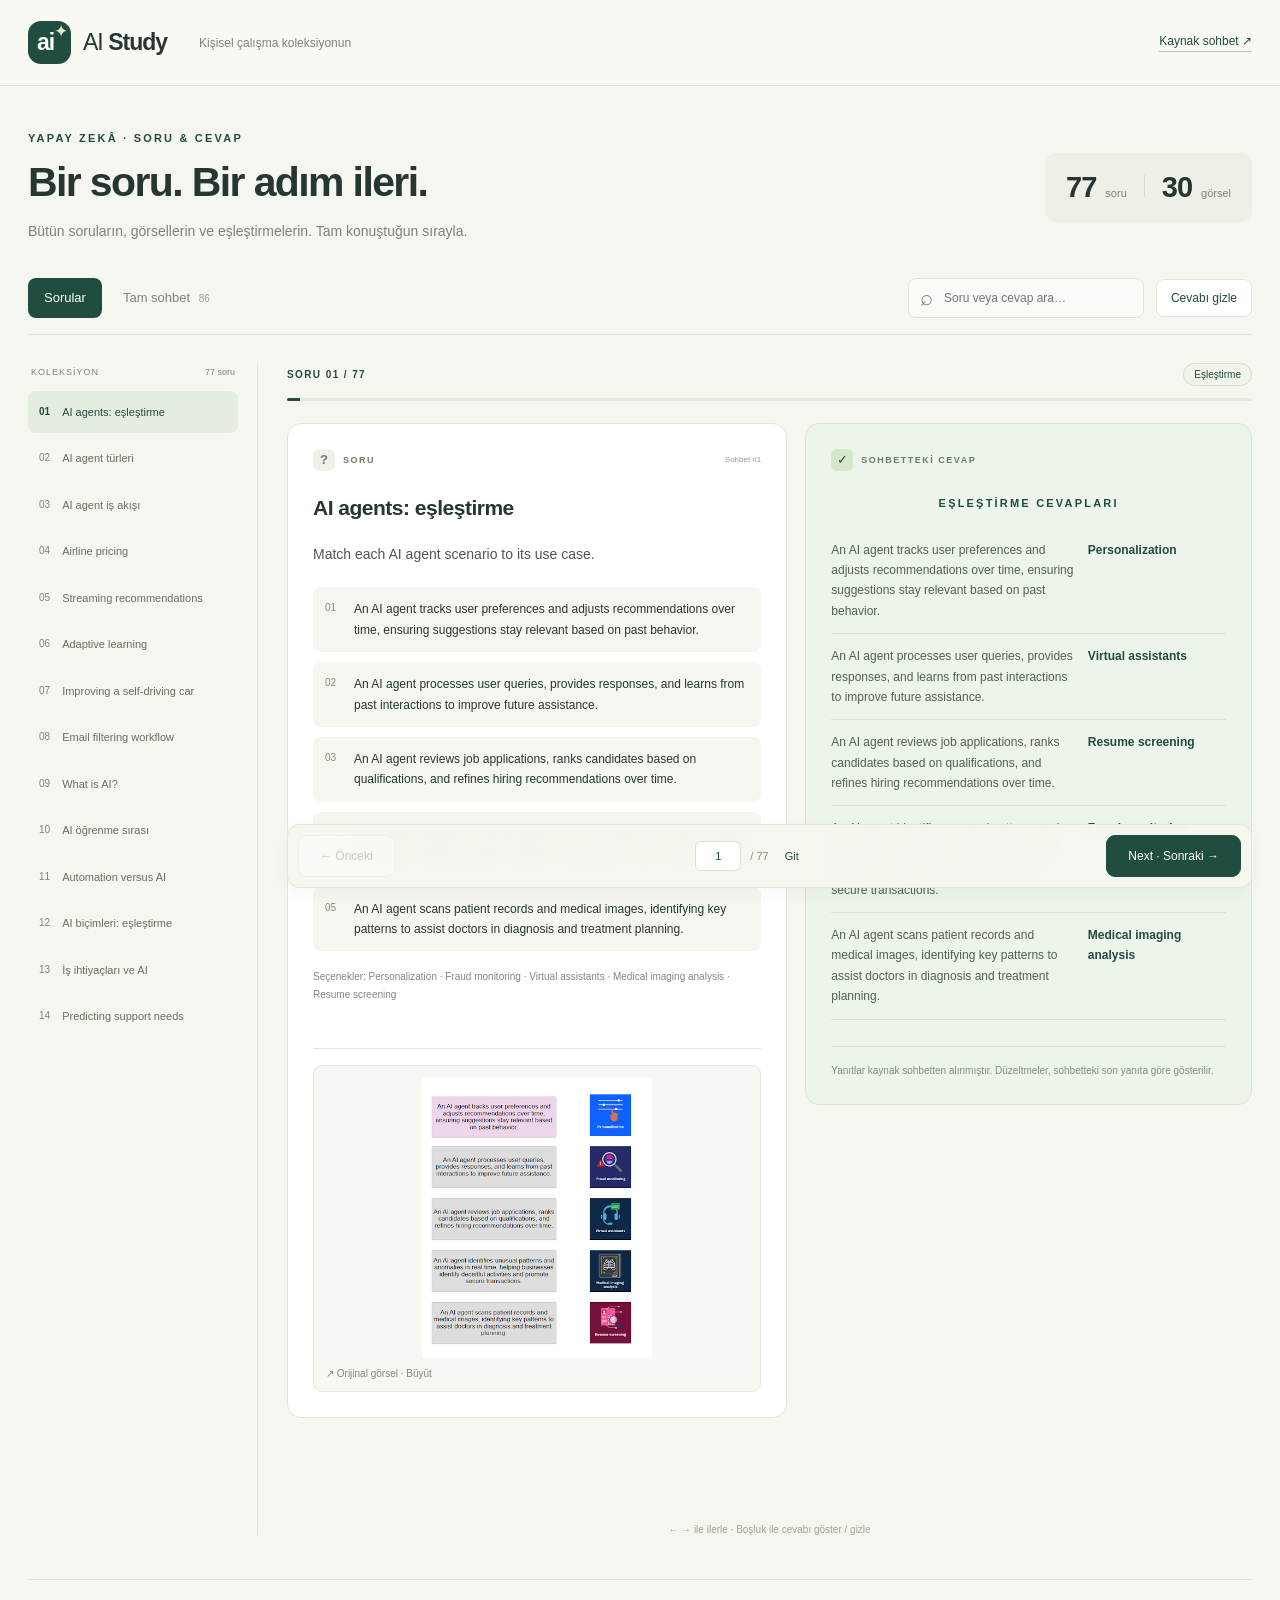
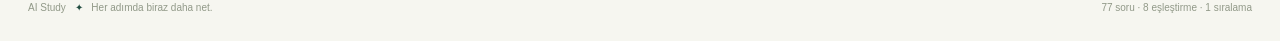
<file: index.html>
<!doctype html>
<html lang="tr">
<head>
  <meta charset="utf-8"><meta name="viewport" content="width=device-width,initial-scale=1">
  <meta name="description" content="Sohbet sırasıyla, görselleri ve cevaplarıyla 77 yapay zekâ sorusu.">
  <meta name="theme-color" content="#214c40"><title>AI Study — Soru & Cevap</title>
  <link rel="icon" href="favicon.svg" type="image/svg+xml"><link rel="stylesheet" href="style.css">
  <script src="data.js" defer></script><script src="app.js" defer></script>
</head>
<body>
  <header class="topbar"><a class="brand" href="#1"><span class="brand-icon">ai<span>✦</span></span><span>AI <strong>Study</strong></span></a><span class="top-caption">Kişisel çalışma koleksiyonun</span><a class="source-link" href="https://share.gemini.google/t3WIXPAvfga1" target="_blank" rel="noopener">Kaynak sohbet ↗</a></header>
  <main>
    <section class="intro"><div><p class="eyebrow">YAPAY ZEKÂ · SORU & CEVAP</p><h1>Bir soru. Bir adım ileri.</h1><p class="lead">Bütün soruların, görsellerin ve eşleştirmelerin. Tam konuştuğun sırayla.</p></div><div class="collection-stats"><strong id="total">77</strong><span>soru</span><span class="stat-divider"></span><strong>30</strong><span>görsel</span></div></section>
    <section class="toolbar" aria-label="Çalışma araçları"><div class="tabs"><button id="studyTab" class="active" aria-pressed="true">Sorular</button><button id="archiveTab" aria-pressed="false">Tam sohbet <span>86</span></button></div><div class="tools"><label class="search"><span aria-hidden="true">⌕</span><input id="search" type="search" placeholder="Soru veya cevap ara…" aria-label="Soru veya cevap ara"></label><button id="toggleAnswer" class="quiet" aria-pressed="false">Cevabı gizle</button></div></section>
    <div class="workspace"><aside><div class="list-heading"><span>KOLEKSİYON</span><span id="resultCount">77 soru</span></div><nav id="questionList" aria-label="Soru listesi"></nav></aside>
      <div class="study-area"><div class="progress-row"><span id="position">SORU 01 / 77</span><span id="type" class="badge">Eşleştirme</span></div><div class="progress-track"><div id="progressBar"></div></div>
        <section id="empty" hidden><h2>Sonuç bulunamadı.</h2><p>Başka bir kelimeyle aramayı dene.</p></section>
        <div id="cardLayout" class="card-layout"><article class="question-card"><div class="card-label"><span class="number-icon">?</span><span>SORU</span><span id="sourceOrder"></span></div><h2 id="questionTitle" tabindex="-1"></h2><div id="questionText" class="question-text" lang="en"></div><div id="questionItems"></div><ol id="options" class="options" lang="en"></ol><div id="images" class="images"></div></article>
          <article class="answer-card"><div class="card-label"><span class="answer-icon">✓</span><span>SOHBETTEKİ CEVAP</span></div><div id="answerContent" class="answer-content" lang="en"></div><div id="hiddenAnswer" hidden><p>Önce kendin düşün.</p><button id="revealAnswer">Cevabı göster</button></div><div id="correction"></div><details id="original"><summary>İlk yanıtı ve düzeltme notunu gör</summary><div id="originalContent"></div></details><p class="answer-footnote">Yanıtlar kaynak sohbetten alınmıştır. Düzeltmeler, sohbetteki son yanıta göre gösterilir.</p></article></div>
        <div class="navigation"><button id="prev" class="secondary">← Önceki</button><div class="jump"><input id="jump" type="number" min="1" value="1" aria-label="Soru numarasına git"><span id="jumpTotal">/ 77</span><button id="go" aria-label="Girilen numaraya git">Git</button></div><button id="next" class="primary">Next · Sonraki →</button></div><p id="completion" class="completion" hidden>Son soruya ulaştın. Koleksiyonun tamamını gezdin. ✦</p><p class="keyboard-tip">← → ile ilerle · Boşluk ile cevabı göster / gizle</p>
      </div></div>
    <footer><span>AI Study <span class="footer-dot">✦</span> Her adımda biraz daha net.</span><span id="footerStats">77 soru · 8 eşleştirme · 1 sıralama</span></footer>
  </main>
  <dialog id="imageDialog"><button id="closeImage" aria-label="Görseli kapat">×</button><img id="largeImage" alt="Sorunun orijinal görseli"><p>Orijinal soru görseli</p></dialog>
  <noscript>Bu siteyi kullanabilmek için tarayıcında JavaScript’i etkinleştir.</noscript>
</body></html>
</file>
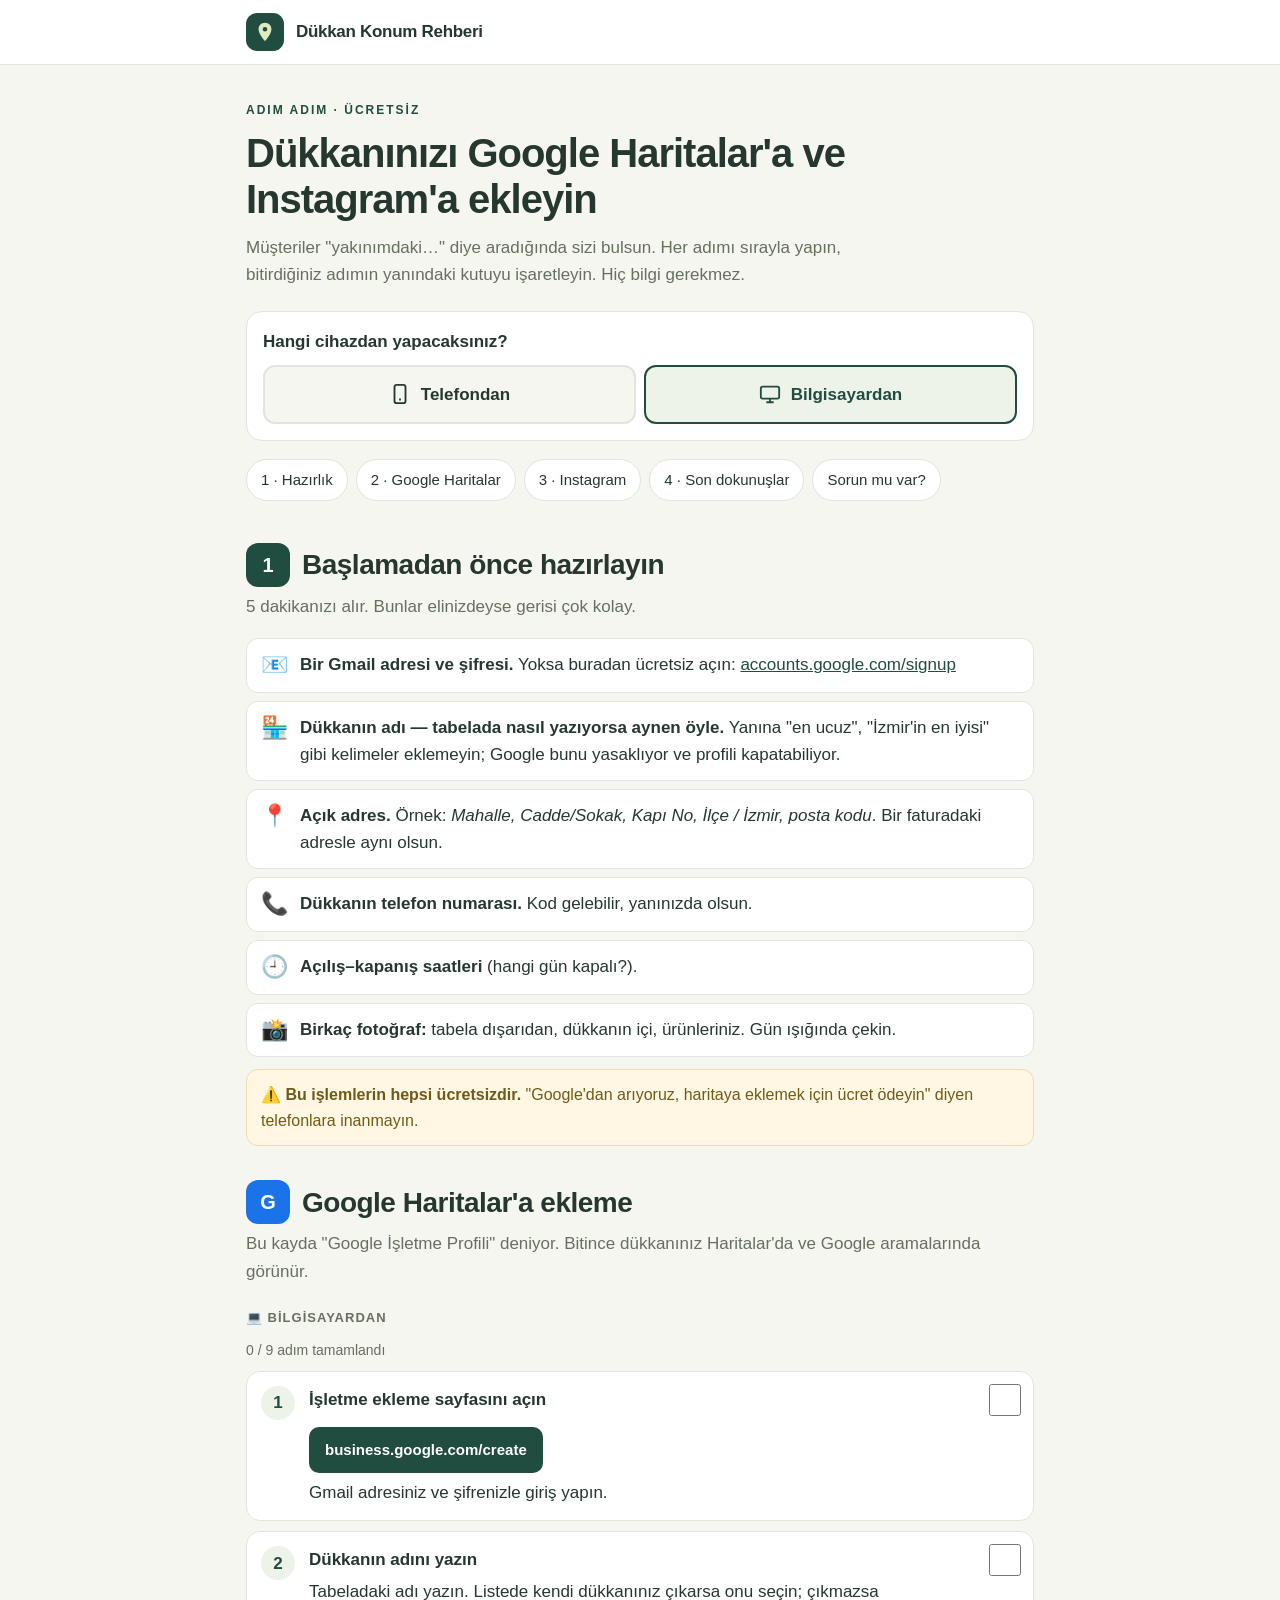
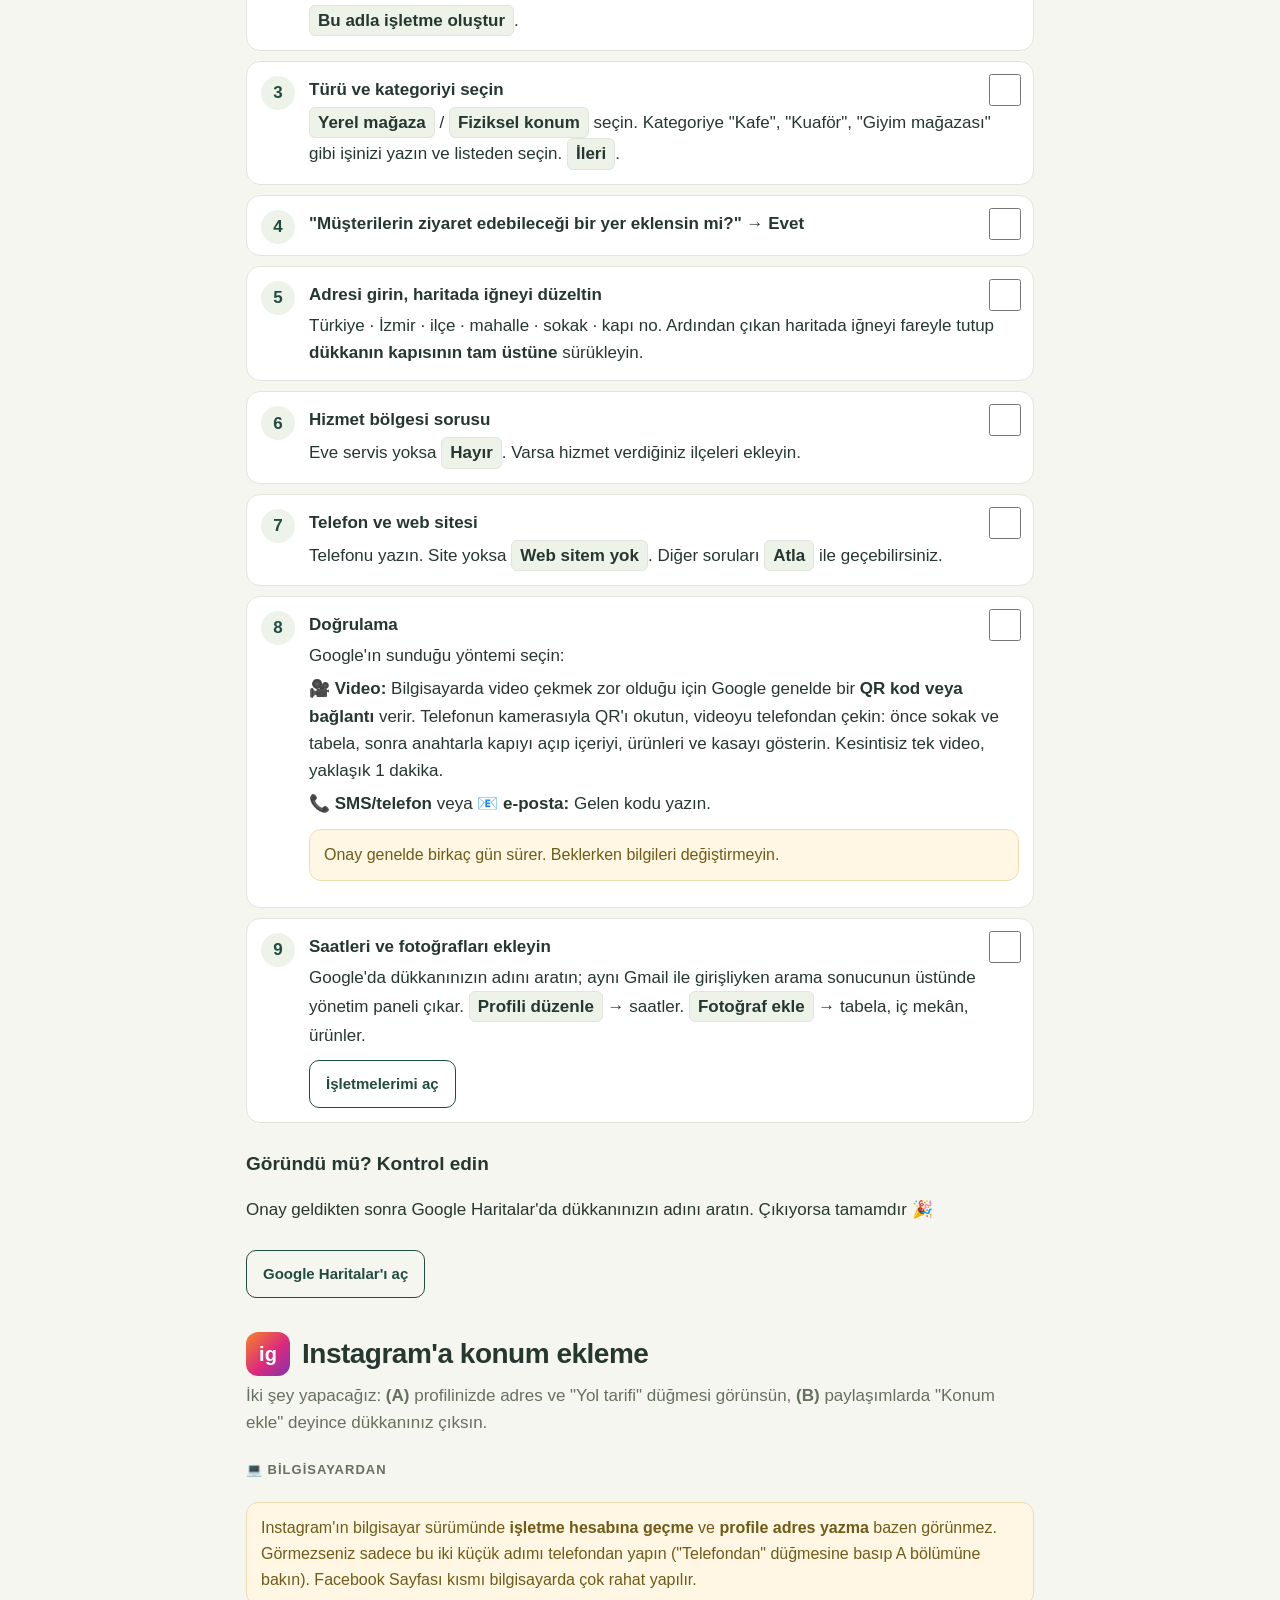
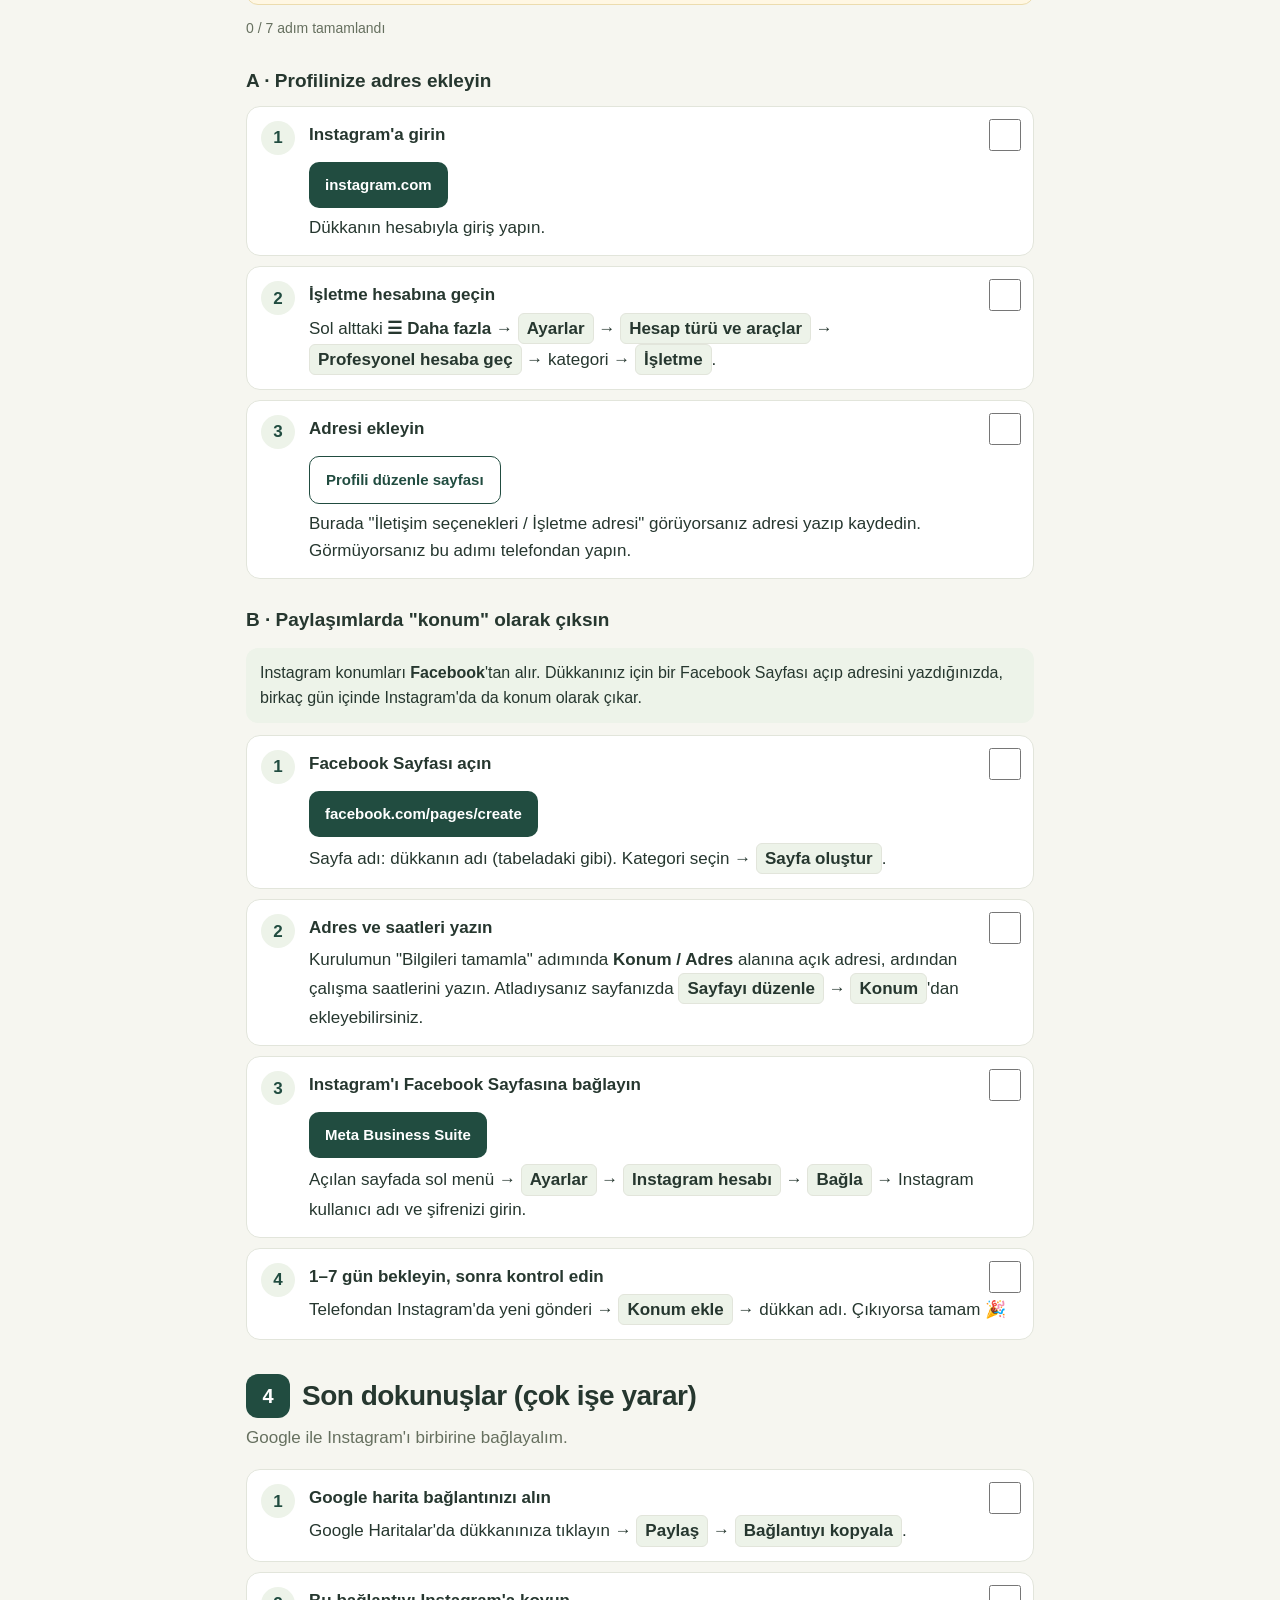
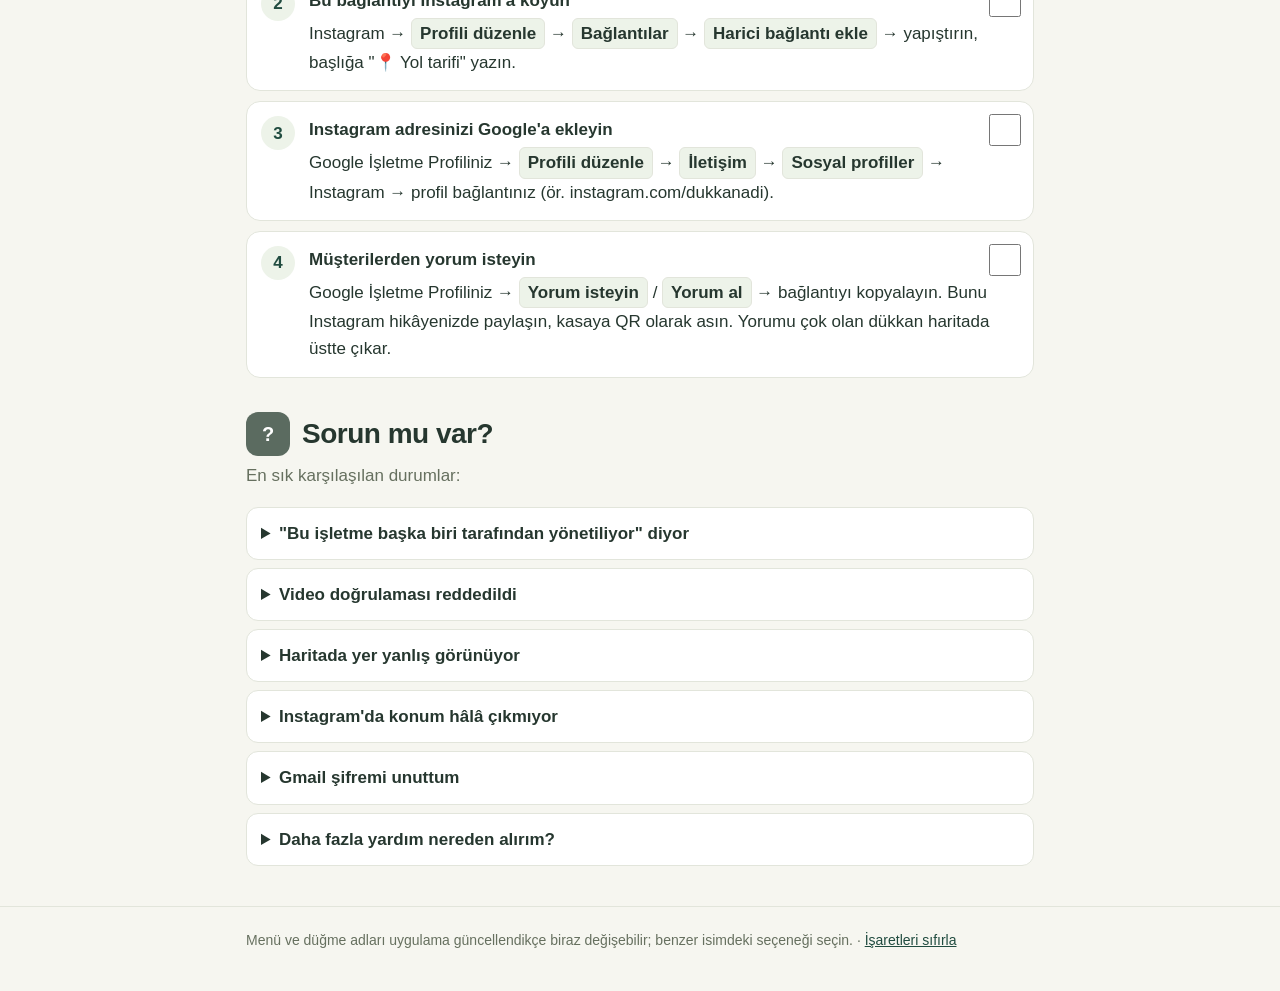
<file: harita-rehberi/index.html>
<!doctype html>
<html lang="tr">
<head>
<meta charset="utf-8">
<meta name="viewport" content="width=device-width,initial-scale=1">
<meta name="description" content="Dükkanınızı Google Haritalar'a ve Instagram'a adım adım ekleyin. Telefon ve bilgisayar için ayrı anlatım.">
<title>Dükkan Konum Rehberi</title>
<link rel="icon" href="data:image/svg+xml,%3Csvg xmlns='http://www.w3.org/2000/svg' viewBox='0 0 64 64'%3E%3Crect width='64' height='64' rx='18' fill='%23214c40'/%3E%3Cpath d='M32 12c-8 0-14 6-14 14 0 10 14 26 14 26s14-16 14-26c0-8-6-14-14-14zm0 19a5 5 0 110-10 5 5 0 010 10z' fill='%23ddecbd'/%3E%3C/svg%3E">
<style>
:root{
  --bg:#f6f6f0;--paper:#fff;--ink:#26372f;--muted:#66705f;--line:#e2e5db;
  --green:#214c40;--green-2:#30614f;--soft:#edf3e9;--lime:#ddecbd;
  --warn-bg:#fff7e3;--warn-line:#ecdcae;--warn-ink:#6f5b17;
  --google:#1a73e8;--insta:#c13584;--on-accent:#fff;
}
@media (prefers-color-scheme:dark){
  :root:not([data-theme="light"]){
    --bg:#131a17;--paper:#1b2420;--ink:#e6ece7;--muted:#a3ada4;--line:#2d3833;
    --green:#8fc9a8;--green-2:#a9d9bd;--soft:#1f2c26;--lime:#2b3b22;
    --warn-bg:#2b2615;--warn-line:#4a4122;--warn-ink:#e8d79c;
    --google:#8ab4f8;--insta:#f08bc3;--on-accent:#10241b;
  }
}
:root[data-theme="dark"]{
  --bg:#131a17;--paper:#1b2420;--ink:#e6ece7;--muted:#a3ada4;--line:#2d3833;
  --green:#8fc9a8;--green-2:#a9d9bd;--soft:#1f2c26;--lime:#2b3b22;
  --warn-bg:#2b2615;--warn-line:#4a4122;--warn-ink:#e8d79c;
  --google:#8ab4f8;--insta:#f08bc3;--on-accent:#10241b;
}
*{box-sizing:border-box}
html{scroll-behavior:smooth}
body{margin:0;background:var(--bg);color:var(--ink);font-family:Inter,"Segoe UI",Roboto,Arial,sans-serif;font-size:17px;line-height:1.6}
a{color:var(--green)}
a:focus-visible,button:focus-visible,input:focus-visible,summary:focus-visible{outline:3px solid var(--green);outline-offset:3px}
.wrap{max-width:820px;margin:0 auto;padding:0 16px}
header.top{border-bottom:1px solid var(--line);background:var(--paper)}
header.top .wrap{display:flex;align-items:center;gap:12px;min-height:64px}
.logo{display:grid;place-items:center;width:38px;height:38px;border-radius:11px;background:#214c40;flex:none}
.logo svg{width:22px;height:22px}
.brand{font-weight:650;letter-spacing:-.3px}
.hero{padding:36px 0 8px}
.eyebrow{font-size:12px;font-weight:700;letter-spacing:2px;color:var(--green);margin:0 0 10px}
h1{font-size:clamp(28px,6vw,40px);line-height:1.15;letter-spacing:-1px;margin:0 0 12px;font-weight:650}
.lead{color:var(--muted);margin:0 0 22px;max-width:620px}
.picker{background:var(--paper);border:1px solid var(--line);border-radius:16px;padding:16px}
.picker p{margin:0 0 10px;font-weight:600}
.seg{display:grid;grid-template-columns:1fr 1fr;gap:8px}
.seg label{display:flex;align-items:center;justify-content:center;gap:10px;padding:14px 10px;border-radius:12px;border:2px solid var(--line);background:var(--bg);color:var(--ink);font:inherit;font-weight:600;cursor:pointer}
#p-mobile:checked~main .opt-mobile,#p-desktop:checked~main .opt-desktop{border-color:var(--green);background:var(--soft);color:var(--green)}
#p-mobile:focus-visible~main .opt-mobile,#p-desktop:focus-visible~main .opt-desktop{outline:3px solid var(--green);outline-offset:3px}
.sr{position:absolute;opacity:0;width:1px;height:1px;margin:0;pointer-events:none}
.seg svg{width:22px;height:22px;flex:none}
.toc{display:flex;flex-wrap:wrap;gap:8px;margin:18px 0 0;padding:0;list-style:none}
.toc a{display:inline-block;padding:8px 14px;border-radius:999px;background:var(--paper);border:1px solid var(--line);text-decoration:none;font-size:15px;color:var(--ink)}
section.part{margin:34px 0}
.part-head{display:flex;align-items:center;gap:12px;margin-bottom:6px}
.badge{display:grid;place-items:center;width:44px;height:44px;border-radius:12px;font-weight:800;font-size:20px;flex:none;color:#fff}
.badge.g{background:#1a73e8}.badge.i{background:linear-gradient(135deg,#f58529,#dd2a7b 55%,#8134af)}.badge.p{background:#214c40}.badge.d{background:#5b6b60}
h2{font-size:clamp(22px,4.6vw,28px);margin:0;letter-spacing:-.5px;line-height:1.2}
.sub{color:var(--muted);margin:4px 0 18px}
h3{font-size:19px;margin:26px 0 10px}
ol.steps{list-style:none;margin:0;padding:0;display:grid;gap:10px;counter-reset:s}
ol.steps>li{counter-increment:s;background:var(--paper);border:1px solid var(--line);border-radius:14px;padding:14px 14px 14px 62px;position:relative}
ol.steps>li::before{content:counter(s);position:absolute;left:14px;top:14px;width:34px;height:34px;border-radius:50%;background:var(--soft);color:var(--green);display:grid;place-items:center;font-weight:800}
ol.steps>li.done,ol.steps>li:has(>.check:checked){opacity:.6}
ol.steps>li.done::before,ol.steps>li:has(>.check:checked)::before{content:"✓";background:var(--green);color:var(--on-accent)}
.step-title{font-weight:650;margin:0 0 4px;padding-right:44px}
.step-body{margin:0;color:var(--ink)}
.step-body p{margin:6px 0 0}
.check{position:absolute;right:12px;top:12px;width:32px;height:32px;margin:0;accent-color:#214c40;cursor:pointer}
.btn{display:inline-flex;align-items:center;gap:8px;margin:10px 8px 0 0;padding:11px 16px;border-radius:10px;background:var(--green);color:var(--on-accent);text-decoration:none;font-weight:600;font-size:15px}
.btn:hover{background:var(--green-2)}
.btn.ghost{background:transparent;color:var(--green);border:1.5px solid var(--green)}
.tap{display:inline-block;padding:1px 8px;border-radius:6px;background:var(--soft);border:1px solid var(--line);font-weight:600;white-space:nowrap}
.note{background:var(--warn-bg);border:1px solid var(--warn-line);color:var(--warn-ink);border-radius:12px;padding:12px 14px;margin:12px 0;font-size:16px}
.tip{background:var(--soft);border-radius:12px;padding:12px 14px;margin:12px 0;font-size:16px}
.ready{display:grid;gap:8px;list-style:none;padding:0;margin:0}
.ready li{background:var(--paper);border:1px solid var(--line);border-radius:12px;padding:12px 14px;display:flex;gap:12px;align-items:flex-start}
.ready li span:first-child{font-size:22px;line-height:1.3}
details{background:var(--paper);border:1px solid var(--line);border-radius:12px;padding:12px 14px;margin:8px 0}
details summary{cursor:pointer;font-weight:600}
details p{margin:8px 0 0}
.platform-label{display:inline-flex;align-items:center;gap:6px;font-size:13px;font-weight:700;letter-spacing:1px;color:var(--muted);margin:2px 0 10px}
#p-mobile:checked~main .desktop-only,#p-desktop:checked~main .mobile-only{display:none}
.progress{font-size:14px;color:var(--muted);margin:0 0 10px}
footer{border-top:1px solid var(--line);margin-top:40px;padding:22px 0 40px;color:var(--muted);font-size:14px}
.reset{background:none;border:0;color:var(--green);text-decoration:underline;font:inherit;cursor:pointer;padding:0}
@media (max-width:520px){
  body{font-size:16px}
  ol.steps>li{padding:12px 12px 12px 54px}
  ol.steps>li::before{left:11px;top:12px;width:30px;height:30px}
  .seg label{flex-direction:column;gap:4px;padding:12px 6px}
}
</style>
</head>
<body>
<input type="radio" name="platform" id="p-mobile" class="sr" checked>
<input type="radio" name="platform" id="p-desktop" class="sr">
<header class="top"><div class="wrap">
  <span class="logo" aria-hidden="true"><svg viewBox="0 0 24 24"><path d="M12 2C8 2 5 5 5 9c0 5.3 7 13 7 13s7-7.7 7-13c0-4-3-7-7-7zm0 9.5A2.5 2.5 0 1112 6.5a2.5 2.5 0 010 5z" fill="#ddecbd"/></svg></span>
  <span class="brand">Dükkan Konum Rehberi</span>
</div></header>

<main class="wrap">
  <section class="hero">
    <p class="eyebrow">ADIM ADIM · ÜCRETSİZ</p>
    <h1>Dükkanınızı Google Haritalar'a ve Instagram'a ekleyin</h1>
    <p class="lead">Müşteriler "yakınımdaki…" diye aradığında sizi bulsun. Her adımı sırayla yapın, bitirdiğiniz adımın yanındaki kutuyu işaretleyin. Hiç bilgi gerekmez.</p>

    <div class="picker">
      <p>Hangi cihazdan yapacaksınız?</p>
      <div class="seg" role="radiogroup" aria-label="Cihaz seçimi">
        <label for="p-mobile" class="opt-mobile">
          <svg viewBox="0 0 24 24" fill="none" stroke="currentColor" stroke-width="2"><rect x="6" y="2" width="12" height="20" rx="2.5"/><path d="M11 18h2"/></svg>
          Telefondan
        </label>
        <label for="p-desktop" class="opt-desktop">
          <svg viewBox="0 0 24 24" fill="none" stroke="currentColor" stroke-width="2"><rect x="2" y="4" width="20" height="13" rx="2"/><path d="M8 21h8M12 17v4"/></svg>
          Bilgisayardan
        </label>
      </div>
    </div>

    <ul class="toc">
      <li><a href="#hazirlik">1 · Hazırlık</a></li>
      <li><a href="#google">2 · Google Haritalar</a></li>
      <li><a href="#instagram">3 · Instagram</a></li>
      <li><a href="#bitir">4 · Son dokunuşlar</a></li>
      <li><a href="#sorunlar">Sorun mu var?</a></li>
    </ul>
  </section>

  <!-- HAZIRLIK -->
  <section class="part" id="hazirlik">
    <div class="part-head"><span class="badge p">1</span><h2>Başlamadan önce hazırlayın</h2></div>
    <p class="sub">5 dakikanızı alır. Bunlar elinizdeyse gerisi çok kolay.</p>
    <ul class="ready">
      <li><span>📧</span><span><b>Bir Gmail adresi ve şifresi.</b> Yoksa buradan ücretsiz açın: <a href="https://accounts.google.com/signup" target="_blank" rel="noopener">accounts.google.com/signup</a></span></li>
      <li><span>🏪</span><span><b>Dükkanın adı — tabelada nasıl yazıyorsa aynen öyle.</b> Yanına "en ucuz", "İzmir'in en iyisi" gibi kelimeler eklemeyin; Google bunu yasaklıyor ve profili kapatabiliyor.</span></li>
      <li><span>📍</span><span><b>Açık adres.</b> Örnek: <i>Mahalle, Cadde/Sokak, Kapı No, İlçe / İzmir, posta kodu</i>. Bir faturadaki adresle aynı olsun.</span></li>
      <li><span>📞</span><span><b>Dükkanın telefon numarası.</b> Kod gelebilir, yanınızda olsun.</span></li>
      <li><span>🕘</span><span><b>Açılış–kapanış saatleri</b> (hangi gün kapalı?).</span></li>
      <li><span>📸</span><span><b>Birkaç fotoğraf:</b> tabela dışarıdan, dükkanın içi, ürünleriniz. Gün ışığında çekin.</span></li>
    </ul>
    <div class="note">⚠️ <b>Bu işlemlerin hepsi ücretsizdir.</b> "Google'dan arıyoruz, haritaya eklemek için ücret ödeyin" diyen telefonlara inanmayın.</div>
  </section>

  <!-- GOOGLE -->
  <section class="part" id="google">
    <div class="part-head"><span class="badge g">G</span><h2>Google Haritalar'a ekleme</h2></div>
    <p class="sub">Bu kayda "Google İşletme Profili" deniyor. Bitince dükkanınız Haritalar'da ve Google aramalarında görünür.</p>

    <div class="mobile-only">
      <span class="platform-label">📱 TELEFONDAN</span>
      <p class="progress" data-progress="g-m"></p>
      <ol class="steps" data-group="g-m">
        <li><input type="checkbox" class="check" aria-label="Bu adımı tamamladım"><p class="step-title">Google Haritalar uygulamasını açın</p>
          <div class="step-body">Telefonunuzda yoksa indirin:
            <br><a class="btn" href="https://play.google.com/store/apps/details?id=com.google.android.apps.maps" target="_blank" rel="noopener">Android için indir</a><a class="btn ghost" href="https://apps.apple.com/tr/app/google-haritalar/id585027354" target="_blank" rel="noopener">iPhone için indir</a></div></li>
        <li><input type="checkbox" class="check" aria-label="Bu adımı tamamladım"><p class="step-title">Gmail hesabınızla giriş yapın</p>
          <div class="step-body">Sağ üst köşedeki <b>yuvarlak profil resmine</b> dokunun. Gmail adresiniz görünüyorsa tamam. Görünmüyorsa <span class="tap">Oturum aç</span> deyin.</div></li>
        <li><input type="checkbox" class="check" aria-label="Bu adımı tamamladım"><p class="step-title">"İşletmenizi ekleyin" seçeneğine dokunun</p>
          <div class="step-body">Profil resmine dokunduğunuzda açılan menüde <span class="tap">İşletme Profilinizi ekleyin</span> ya da <span class="tap">İşletmenizi ekleyin</span> yazar.
            <p>Göremiyorsanız telefonun internet tarayıcısında (Chrome / Safari) bu düğmeye basın, aynı ekran açılır:</p>
            <a class="btn" href="https://business.google.com/create" target="_blank" rel="noopener">İşletme ekleme sayfasını aç</a></div></li>
        <li><input type="checkbox" class="check" aria-label="Bu adımı tamamladım"><p class="step-title">Dükkanın adını yazın</p>
          <div class="step-body">Tabeladaki adı yazın.
            <p>• Aşağıda <b>kendi dükkanınız</b> çıkarsa (biri daha önce eklemiş olabilir) ona dokunun — sahiplenmiş olursunuz.<br>• Çıkmazsa <span class="tap">Devam</span> / <span class="tap">Bu adla işletme oluştur</span> deyin.</p></div></li>
        <li><input type="checkbox" class="check" aria-label="Bu adımı tamamladım"><p class="step-title">İşletme türünü seçin</p>
          <div class="step-body"><span class="tap">Yerel mağaza</span> veya <span class="tap">Fiziksel konum</span> seçeneğini seçin (ne çıkıyorsa). Sonra kategori yazın: "Kafe", "Kuaför", "Giyim mağazası", "Tamirci" gibi. Listeden size en yakın olanı seçin.</div></li>
        <li><input type="checkbox" class="check" aria-label="Bu adımı tamamladım"><p class="step-title">"Müşterilerin gelebileceği bir yer eklensin mi?" → Evet</p>
          <div class="step-body">Dükkanınız olduğu için <span class="tap">Evet</span> deyin.</div></li>
        <li><input type="checkbox" class="check" aria-label="Bu adımı tamamladım"><p class="step-title">Adresi yazın ve iğneyi kapıya koyun</p>
          <div class="step-body">Ülke: Türkiye, İl: İzmir, ilçe, mahalle, sokak ve kapı numarasını girin. Sonra açılan haritada <b>kırmızı iğneyi parmağınızla tam dükkanın kapısının üstüne</b> kaydırın.
            <div class="tip">💡 Haritayı iki parmakla büyütürseniz iğneyi daha doğru koyarsınız.</div></div></li>
        <li><input type="checkbox" class="check" aria-label="Bu adımı tamamladım"><p class="step-title">"Başka yerlere de hizmet veriyor musunuz?"</p>
          <div class="step-body">Eve servis / adrese gitme yoksa <span class="tap">Hayır</span> deyin. Varsa <span class="tap">Evet</span> deyip hizmet verdiğiniz ilçeleri yazın (ör. Bornova, Karşıyaka).</div></li>
        <li><input type="checkbox" class="check" aria-label="Bu adımı tamamladım"><p class="step-title">Telefon numarası ve web sitesi</p>
          <div class="step-body">Dükkanın telefonunu yazın. Web siteniz yoksa <span class="tap">Web sitem yok</span> seçin — sorun değil. Bildirim/reklam sorularını <span class="tap">Atla</span> ile geçebilirsiniz.</div></li>
        <li><input type="checkbox" class="check" aria-label="Bu adımı tamamladım"><p class="step-title">Doğrulama: "Bu dükkan gerçekten sizin" deyin</p>
          <div class="step-body">Google size bir yöntem sunar. Hangisi çıkarsa onu yapın:
            <p><b>🎥 Video ile (en sık çıkan):</b> Kesmeden <b>tek bir video</b> çekin, yaklaşık 1 dakika:<br>
            1) Dışarıdan sokak tabelası / yakındaki dükkanlar,<br>
            2) Dükkanınızın tabelası,<br>
            3) Anahtarla kapıyı açıp içeri girin, ürünleri, tezgâhı, kasayı gösterin.<br>
            Konuşmanıza gerek yok. Kendi yüzünüzü göstermeniz gerekmez.</p>
            <p><b>📞 SMS / telefon ile:</b> Gelen kodu yazın, bitti.</p>
            <p><b>📧 E-posta ile:</b> Gelen e-postadaki kodu yazın.</p>
            <div class="note">Onay genelde birkaç gün sürer (bazen 1–2 hafta). Bu sürede profili tekrar tekrar düzenlemeyin; onayı geciktirir.</div></div></li>
        <li><input type="checkbox" class="check" aria-label="Bu adımı tamamladım"><p class="step-title">Saatleri ve fotoğrafları ekleyin</p>
          <div class="step-body">Haritalar uygulamasında profil resmi → <span class="tap">İşletme Profiliniz</span> → <span class="tap">Profili düzenle</span>. Buradan çalışma saatlerini girin ve <span class="tap">Fotoğraf ekle</span> ile tabela, iç mekân ve ürün fotoğraflarını yükleyin. Fotoğraflı profiller çok daha fazla tıklanır.</div></li>
      </ol>
    </div>

    <div class="desktop-only">
      <span class="platform-label">💻 BİLGİSAYARDAN</span>
      <p class="progress" data-progress="g-d"></p>
      <ol class="steps" data-group="g-d">
        <li><input type="checkbox" class="check" aria-label="Bu adımı tamamladım"><p class="step-title">İşletme ekleme sayfasını açın</p>
          <div class="step-body"><a class="btn" href="https://business.google.com/create" target="_blank" rel="noopener">business.google.com/create</a>
            <p>Gmail adresiniz ve şifrenizle giriş yapın.</p></div></li>
        <li><input type="checkbox" class="check" aria-label="Bu adımı tamamladım"><p class="step-title">Dükkanın adını yazın</p>
          <div class="step-body">Tabeladaki adı yazın. Listede kendi dükkanınız çıkarsa onu seçin; çıkmazsa <span class="tap">Bu adla işletme oluştur</span>.</div></li>
        <li><input type="checkbox" class="check" aria-label="Bu adımı tamamladım"><p class="step-title">Türü ve kategoriyi seçin</p>
          <div class="step-body"><span class="tap">Yerel mağaza</span> / <span class="tap">Fiziksel konum</span> seçin. Kategoriye "Kafe", "Kuaför", "Giyim mağazası" gibi işinizi yazın ve listeden seçin. <span class="tap">İleri</span>.</div></li>
        <li><input type="checkbox" class="check" aria-label="Bu adımı tamamladım"><p class="step-title">"Müşterilerin ziyaret edebileceği bir yer eklensin mi?" → Evet</p></li>
        <li><input type="checkbox" class="check" aria-label="Bu adımı tamamladım"><p class="step-title">Adresi girin, haritada iğneyi düzeltin</p>
          <div class="step-body">Türkiye · İzmir · ilçe · mahalle · sokak · kapı no. Ardından çıkan haritada iğneyi fareyle tutup <b>dükkanın kapısının tam üstüne</b> sürükleyin.</div></li>
        <li><input type="checkbox" class="check" aria-label="Bu adımı tamamladım"><p class="step-title">Hizmet bölgesi sorusu</p>
          <div class="step-body">Eve servis yoksa <span class="tap">Hayır</span>. Varsa hizmet verdiğiniz ilçeleri ekleyin.</div></li>
        <li><input type="checkbox" class="check" aria-label="Bu adımı tamamladım"><p class="step-title">Telefon ve web sitesi</p>
          <div class="step-body">Telefonu yazın. Site yoksa <span class="tap">Web sitem yok</span>. Diğer soruları <span class="tap">Atla</span> ile geçebilirsiniz.</div></li>
        <li><input type="checkbox" class="check" aria-label="Bu adımı tamamladım"><p class="step-title">Doğrulama</p>
          <div class="step-body">Google'ın sunduğu yöntemi seçin:
            <p><b>🎥 Video:</b> Bilgisayarda video çekmek zor olduğu için Google genelde bir <b>QR kod veya bağlantı</b> verir. Telefonun kamerasıyla QR'ı okutun, videoyu telefondan çekin: önce sokak ve tabela, sonra anahtarla kapıyı açıp içeriyi, ürünleri ve kasayı gösterin. Kesintisiz tek video, yaklaşık 1 dakika.</p>
            <p><b>📞 SMS/telefon</b> veya <b>📧 e-posta:</b> Gelen kodu yazın.</p>
            <div class="note">Onay genelde birkaç gün sürer. Beklerken bilgileri değiştirmeyin.</div></div></li>
        <li><input type="checkbox" class="check" aria-label="Bu adımı tamamladım"><p class="step-title">Saatleri ve fotoğrafları ekleyin</p>
          <div class="step-body">Google'da dükkanınızın adını aratın; aynı Gmail ile girişliyken arama sonucunun üstünde yönetim paneli çıkar. <span class="tap">Profili düzenle</span> → saatler. <span class="tap">Fotoğraf ekle</span> → tabela, iç mekân, ürünler.
            <br><a class="btn ghost" href="https://business.google.com/locations" target="_blank" rel="noopener">İşletmelerimi aç</a></div></li>
      </ol>
    </div>

    <h3>Göründü mü? Kontrol edin</h3>
    <p>Onay geldikten sonra Google Haritalar'da dükkanınızın adını aratın. Çıkıyorsa tamamdır 🎉</p>
    <a class="btn ghost" href="https://www.google.com/maps" target="_blank" rel="noopener">Google Haritalar'ı aç</a>
  </section>

  <!-- INSTAGRAM -->
  <section class="part" id="instagram">
    <div class="part-head"><span class="badge i">ig</span><h2>Instagram'a konum ekleme</h2></div>
    <p class="sub">İki şey yapacağız: <b>(A)</b> profilinizde adres ve "Yol tarifi" düğmesi görünsün, <b>(B)</b> paylaşımlarda "Konum ekle" deyince dükkanınız çıksın.</p>

    <div class="mobile-only">
      <span class="platform-label">📱 TELEFONDAN</span>
      <p class="progress" data-progress="i-m"></p>
      <h3>A · Profilinize adres ekleyin</h3>
      <ol class="steps" data-group="i-m">
        <li><input type="checkbox" class="check" aria-label="Bu adımı tamamladım"><p class="step-title">Instagram'ı açın, dükkanın hesabına girin</p>
          <div class="step-body">Dükkan için ayrı bir hesabınız yoksa önce yeni hesap açın (profil → üstteki kullanıcı adınız → <span class="tap">Hesap ekle</span>).
            <br><a class="btn" href="https://play.google.com/store/apps/details?id=com.instagram.android" target="_blank" rel="noopener">Android için indir</a><a class="btn ghost" href="https://apps.apple.com/tr/app/instagram/id389801252" target="_blank" rel="noopener">iPhone için indir</a></div></li>
        <li><input type="checkbox" class="check" aria-label="Bu adımı tamamladım"><p class="step-title">Hesabı "İşletme" hesabına çevirin (ücretsiz)</p>
          <div class="step-body">Sağ alttaki profil resminize dokunun → sağ üstteki <b>☰ üç çizgi</b> → aşağı kaydırıp <span class="tap">Hesap türü ve araçlar</span> → <span class="tap">Profesyonel hesaba geç</span>.
            <p>Kategori seçin (ör. "Giyim Mağazası"), ardından <span class="tap">İşletme</span> seçin. Takipçileriniz ve paylaşımlarınız silinmez.</p></div></li>
        <li><input type="checkbox" class="check" aria-label="Bu adımı tamamladım"><p class="step-title">Adresi yazın</p>
          <div class="step-body">Profilinizde <span class="tap">Profili düzenle</span> → <span class="tap">İletişim seçenekleri</span> (bazı telefonlarda "Herkese açık işletme bilgileri" başlığı altında) → <span class="tap">İşletme adresi</span>.
            <p>Sokak, kapı no, şehir: İzmir, posta kodu yazın → sağ üstteki <span class="tap">✓</span> / <span class="tap">Kaydet</span>.</p>
            <div class="tip">💡 Aynı yerde "Profilde göster" açık olsun. Artık profilinizde adres ve <b>Yol tarifi</b> düğmesi görünür.</div></div></li>
      </ol>

      <h3>B · Paylaşımlarda "konum" olarak çıksın</h3>
      <div class="tip">Instagram konumları <b>Facebook</b>'tan alır. Dükkanınız için bir Facebook Sayfası açıp adresini yazdığınızda, birkaç gün içinde Instagram'da da konum olarak çıkar.</div>
      <ol class="steps" data-group="i-m2">
        <li><input type="checkbox" class="check" aria-label="Bu adımı tamamladım"><p class="step-title">Önce deneyin: belki zaten vardır</p>
          <div class="step-body">Instagram'da yeni gönderi hazırlayın → paylaşmadan önceki ekranda <span class="tap">Konum ekle</span> → dükkanınızın adını yazın. Çıkıyorsa B adımları gerekmez, gönderiyi silmeden çıkabilirsiniz.</div></li>
        <li><input type="checkbox" class="check" aria-label="Bu adımı tamamladım"><p class="step-title">Facebook uygulamasında Sayfa açın</p>
          <div class="step-body">Facebook uygulaması → <b>☰ Menü</b> → <span class="tap">Sayfalar</span> → <span class="tap">Oluştur</span>. Sayfa adına dükkanın adını aynen yazın, kategori seçin.
            <br><a class="btn" href="https://www.facebook.com/pages/create" target="_blank" rel="noopener">Sayfa oluştur bağlantısı</a></div></li>
        <li><input type="checkbox" class="check" aria-label="Bu adımı tamamladım"><p class="step-title">Sayfaya adresi ekleyin</p>
          <div class="step-body">Kurulum sırasında adres soruluyorsa orada yazın. Sorulmadıysa: Sayfanızda <span class="tap">Sayfayı düzenle</span> / <span class="tap">Ayrıntıları düzenle</span> → <span class="tap">Konum</span> veya <span class="tap">Adres</span> → adresi yazın ve <b>"Ziyaretçiler bu adreste konum işaretleyebilir"</b> seçeneği varsa açın.</div></li>
        <li><input type="checkbox" class="check" aria-label="Bu adımı tamamladım"><p class="step-title">Instagram'ı bu sayfaya bağlayın</p>
          <div class="step-body">Instagram → <span class="tap">Profili düzenle</span> → <span class="tap">Sayfa</span> (veya "Facebook Sayfası") → az önce açtığınız sayfayı seçin.
            <p>Bu seçeneği görmezseniz: <b>☰</b> → <span class="tap">Hesaplar Merkezi</span> → <span class="tap">Hesap ekle</span> → Facebook.</p>
            <a class="btn ghost" href="https://accountscenter.instagram.com/" target="_blank" rel="noopener">Hesaplar Merkezi</a></div></li>
        <li><input type="checkbox" class="check" aria-label="Bu adımı tamamladım"><p class="step-title">1–7 gün bekleyin, sonra tekrar deneyin</p>
          <div class="step-body">Yeni gönderide <span class="tap">Konum ekle</span> → dükkan adı. Çıktığında artık siz de müşterileriniz de dükkanınızı etiketleyebilir.</div></li>
      </ol>
    </div>

    <div class="desktop-only">
      <span class="platform-label">💻 BİLGİSAYARDAN</span>
      <div class="note">Instagram'ın bilgisayar sürümünde <b>işletme hesabına geçme</b> ve <b>profile adres yazma</b> bazen görünmez. Görmezseniz sadece bu iki küçük adımı telefondan yapın ("Telefondan" düğmesine basıp A bölümüne bakın). Facebook Sayfası kısmı bilgisayarda çok rahat yapılır.</div>
      <p class="progress" data-progress="i-d"></p>
      <h3>A · Profilinize adres ekleyin</h3>
      <ol class="steps" data-group="i-d">
        <li><input type="checkbox" class="check" aria-label="Bu adımı tamamladım"><p class="step-title">Instagram'a girin</p>
          <div class="step-body"><a class="btn" href="https://www.instagram.com/" target="_blank" rel="noopener">instagram.com</a><p>Dükkanın hesabıyla giriş yapın.</p></div></li>
        <li><input type="checkbox" class="check" aria-label="Bu adımı tamamladım"><p class="step-title">İşletme hesabına geçin</p>
          <div class="step-body">Sol alttaki <b>☰ Daha fazla</b> → <span class="tap">Ayarlar</span> → <span class="tap">Hesap türü ve araçlar</span> → <span class="tap">Profesyonel hesaba geç</span> → kategori → <span class="tap">İşletme</span>.</div></li>
        <li><input type="checkbox" class="check" aria-label="Bu adımı tamamladım"><p class="step-title">Adresi ekleyin</p>
          <div class="step-body"><a class="btn ghost" href="https://www.instagram.com/accounts/edit/" target="_blank" rel="noopener">Profili düzenle sayfası</a>
            <p>Burada "İletişim seçenekleri / İşletme adresi" görüyorsanız adresi yazıp kaydedin. Görmüyorsanız bu adımı telefondan yapın.</p></div></li>
      </ol>

      <h3>B · Paylaşımlarda "konum" olarak çıksın</h3>
      <div class="tip">Instagram konumları <b>Facebook</b>'tan alır. Dükkanınız için bir Facebook Sayfası açıp adresini yazdığınızda, birkaç gün içinde Instagram'da da konum olarak çıkar.</div>
      <ol class="steps" data-group="i-d2">
        <li><input type="checkbox" class="check" aria-label="Bu adımı tamamladım"><p class="step-title">Facebook Sayfası açın</p>
          <div class="step-body"><a class="btn" href="https://www.facebook.com/pages/create" target="_blank" rel="noopener">facebook.com/pages/create</a>
            <p>Sayfa adı: dükkanın adı (tabeladaki gibi). Kategori seçin → <span class="tap">Sayfa oluştur</span>.</p></div></li>
        <li><input type="checkbox" class="check" aria-label="Bu adımı tamamladım"><p class="step-title">Adres ve saatleri yazın</p>
          <div class="step-body">Kurulumun "Bilgileri tamamla" adımında <b>Konum / Adres</b> alanına açık adresi, ardından çalışma saatlerini yazın. Atladıysanız sayfanızda <span class="tap">Sayfayı düzenle</span> → <span class="tap">Konum</span>'dan ekleyebilirsiniz.</div></li>
        <li><input type="checkbox" class="check" aria-label="Bu adımı tamamladım"><p class="step-title">Instagram'ı Facebook Sayfasına bağlayın</p>
          <div class="step-body"><a class="btn" href="https://business.facebook.com/" target="_blank" rel="noopener">Meta Business Suite</a>
            <p>Açılan sayfada sol menü → <span class="tap">Ayarlar</span> → <span class="tap">Instagram hesabı</span> → <span class="tap">Bağla</span> → Instagram kullanıcı adı ve şifrenizi girin.</p></div></li>
        <li><input type="checkbox" class="check" aria-label="Bu adımı tamamladım"><p class="step-title">1–7 gün bekleyin, sonra kontrol edin</p>
          <div class="step-body">Telefondan Instagram'da yeni gönderi → <span class="tap">Konum ekle</span> → dükkan adı. Çıkıyorsa tamam 🎉</div></li>
      </ol>
    </div>
  </section>

  <!-- SON DOKUNUŞLAR -->
  <section class="part" id="bitir">
    <div class="part-head"><span class="badge p">4</span><h2>Son dokunuşlar (çok işe yarar)</h2></div>
    <p class="sub">Google ile Instagram'ı birbirine bağlayalım.</p>
    <ol class="steps" data-group="son">
      <li><input type="checkbox" class="check" aria-label="Bu adımı tamamladım"><p class="step-title">Google harita bağlantınızı alın</p>
        <div class="step-body">
          <span class="mobile-only">Google Haritalar'da dükkanınızı açın → <span class="tap">Paylaş</span> → <span class="tap">Kopyala</span>.</span>
          <span class="desktop-only">Google Haritalar'da dükkanınıza tıklayın → <span class="tap">Paylaş</span> → <span class="tap">Bağlantıyı kopyala</span>.</span></div></li>
      <li><input type="checkbox" class="check" aria-label="Bu adımı tamamladım"><p class="step-title">Bu bağlantıyı Instagram'a koyun</p>
        <div class="step-body">Instagram → <span class="tap">Profili düzenle</span> → <span class="tap">Bağlantılar</span> → <span class="tap">Harici bağlantı ekle</span> → yapıştırın, başlığa "📍 Yol tarifi" yazın.</div></li>
      <li><input type="checkbox" class="check" aria-label="Bu adımı tamamladım"><p class="step-title">Instagram adresinizi Google'a ekleyin</p>
        <div class="step-body">Google İşletme Profiliniz → <span class="tap">Profili düzenle</span> → <span class="tap">İletişim</span> → <span class="tap">Sosyal profiller</span> → Instagram → profil bağlantınız (ör. instagram.com/dukkanadi).</div></li>
      <li><input type="checkbox" class="check" aria-label="Bu adımı tamamladım"><p class="step-title">Müşterilerden yorum isteyin</p>
        <div class="step-body">Google İşletme Profiliniz → <span class="tap">Yorum isteyin</span> / <span class="tap">Yorum al</span> → bağlantıyı kopyalayın. Bunu Instagram hikâyenizde paylaşın, kasaya QR olarak asın. Yorumu çok olan dükkan haritada üstte çıkar.</div></li>
    </ol>
  </section>

  <!-- SORUNLAR -->
  <section class="part" id="sorunlar">
    <div class="part-head"><span class="badge d">?</span><h2>Sorun mu var?</h2></div>
    <p class="sub">En sık karşılaşılan durumlar:</p>
    <details><summary>"Bu işletme başka biri tarafından yönetiliyor" diyor</summary>
      <p>Daha önce biri (eski kiracı, bir müşteri) eklemiş olabilir. Çıkan ekranda <b>Erişim iste</b> deyin. Karşı taraf 7 gün içinde cevap vermezse Google size genelde sahiplenme imkânı verir.</p></details>
    <details><summary>Video doğrulaması reddedildi</summary>
      <p>Tekrar çekin. Tabela net görünsün, sokaktan dükkana kesintisiz yürüyün, anahtarla kapıyı açtığınız ve kasa/tezgâh gibi sadece sahibinin erişebileceği yerler görünsün. Gün ışığında çekin.</p></details>
    <details><summary>Haritada yer yanlış görünüyor</summary>
      <p>İşletme Profili → <b>Profili düzenle</b> → <b>Konum</b> → iğneyi kapının üstüne taşıyın ve kaydedin.</p></details>
    <details><summary>Instagram'da konum hâlâ çıkmıyor</summary>
      <p>Bir hafta bekleyin. Facebook Sayfanızda adresin <b>görünür</b> olduğunu ve sayfa adının dükkanınızla aynı yazıldığını kontrol edin. Arama yaparken sadece dükkan adını yazın (ilçe eklemeden).</p></details>
    <details><summary>Gmail şifremi unuttum</summary>
      <p><a href="https://accounts.google.com/signin/recovery" target="_blank" rel="noopener">accounts.google.com/signin/recovery</a> adresinden telefonunuza kod göndererek şifrenizi yenileyin.</p></details>
    <details><summary>Daha fazla yardım nereden alırım?</summary>
      <p>Google'ın resmi yardım sayfası: <a href="https://support.google.com/business/" target="_blank" rel="noopener">support.google.com/business</a><br>
      Instagram yardım sayfası: <a href="https://help.instagram.com/" target="_blank" rel="noopener">help.instagram.com</a></p></details>
  </section>
</main>

<footer><div class="wrap">
  Menü ve düğme adları uygulama güncellendikçe biraz değişebilir; benzer isimdeki seçeneği seçin.
  · <button type="button" class="reset" id="reset">İşaretleri sıfırla</button>
</div></footer>

<script>
(function(){
  var store={get:function(k){try{return localStorage.getItem(k)}catch(e){return null}},set:function(k,v){try{localStorage.setItem(k,v)}catch(e){}},del:function(k){try{localStorage.removeItem(k)}catch(e){}}};

  // Cihaz seçimi (JS yoksa da çalışır; burada sadece hatırlanır)
  var radios={mobile:document.getElementById('p-mobile'),desktop:document.getElementById('p-desktop')};
  var saved=store.get('konum-platform');
  var guess=window.matchMedia('(pointer:coarse)').matches?'mobile':'desktop';
  var start=radios[saved]?saved:guess;
  radios[start].checked=true;
  Object.keys(radios).forEach(function(k){radios[k].addEventListener('change',function(){if(radios[k].checked)store.set('konum-platform',k)})});

  // Adım işaretleme
  var KEY='konum-adimlar';
  var done={};try{done=JSON.parse(store.get(KEY)||'{}')||{}}catch(e){done={}}
  function updateProgress(){
    document.querySelectorAll('[data-progress]').forEach(function(p){
      var id=p.dataset.progress;
      var lists=document.querySelectorAll('ol[data-group^="'+id+'"]');
      var total=0,ok=0;
      lists.forEach(function(l){l.querySelectorAll('li').forEach(function(li){total++;if(li.classList.contains('done'))ok++})});
      p.textContent=ok+' / '+total+' adım tamamlandı';
    });
  }
  document.querySelectorAll('ol.steps').forEach(function(ol){
    var g=ol.dataset.group;
    ol.querySelectorAll(':scope > li').forEach(function(li,i){
      var id=g+'-'+i;
      var cb=li.querySelector(':scope > .check');
      cb.checked=!!done[id];
      li.classList.toggle('done',cb.checked);
      cb.addEventListener('change',function(){
        li.classList.toggle('done',cb.checked);
        if(cb.checked)done[id]=1;else delete done[id];
        store.set(KEY,JSON.stringify(done));
        updateProgress();
      });
    });
  });
  updateProgress();

  document.getElementById('reset').addEventListener('click',function(){
    done={};store.del(KEY);
    document.querySelectorAll('.check').forEach(function(c){c.checked=false;c.closest('li').classList.remove('done')});
    updateProgress();
  });
})();
</script>
</body>
</html>
</file>
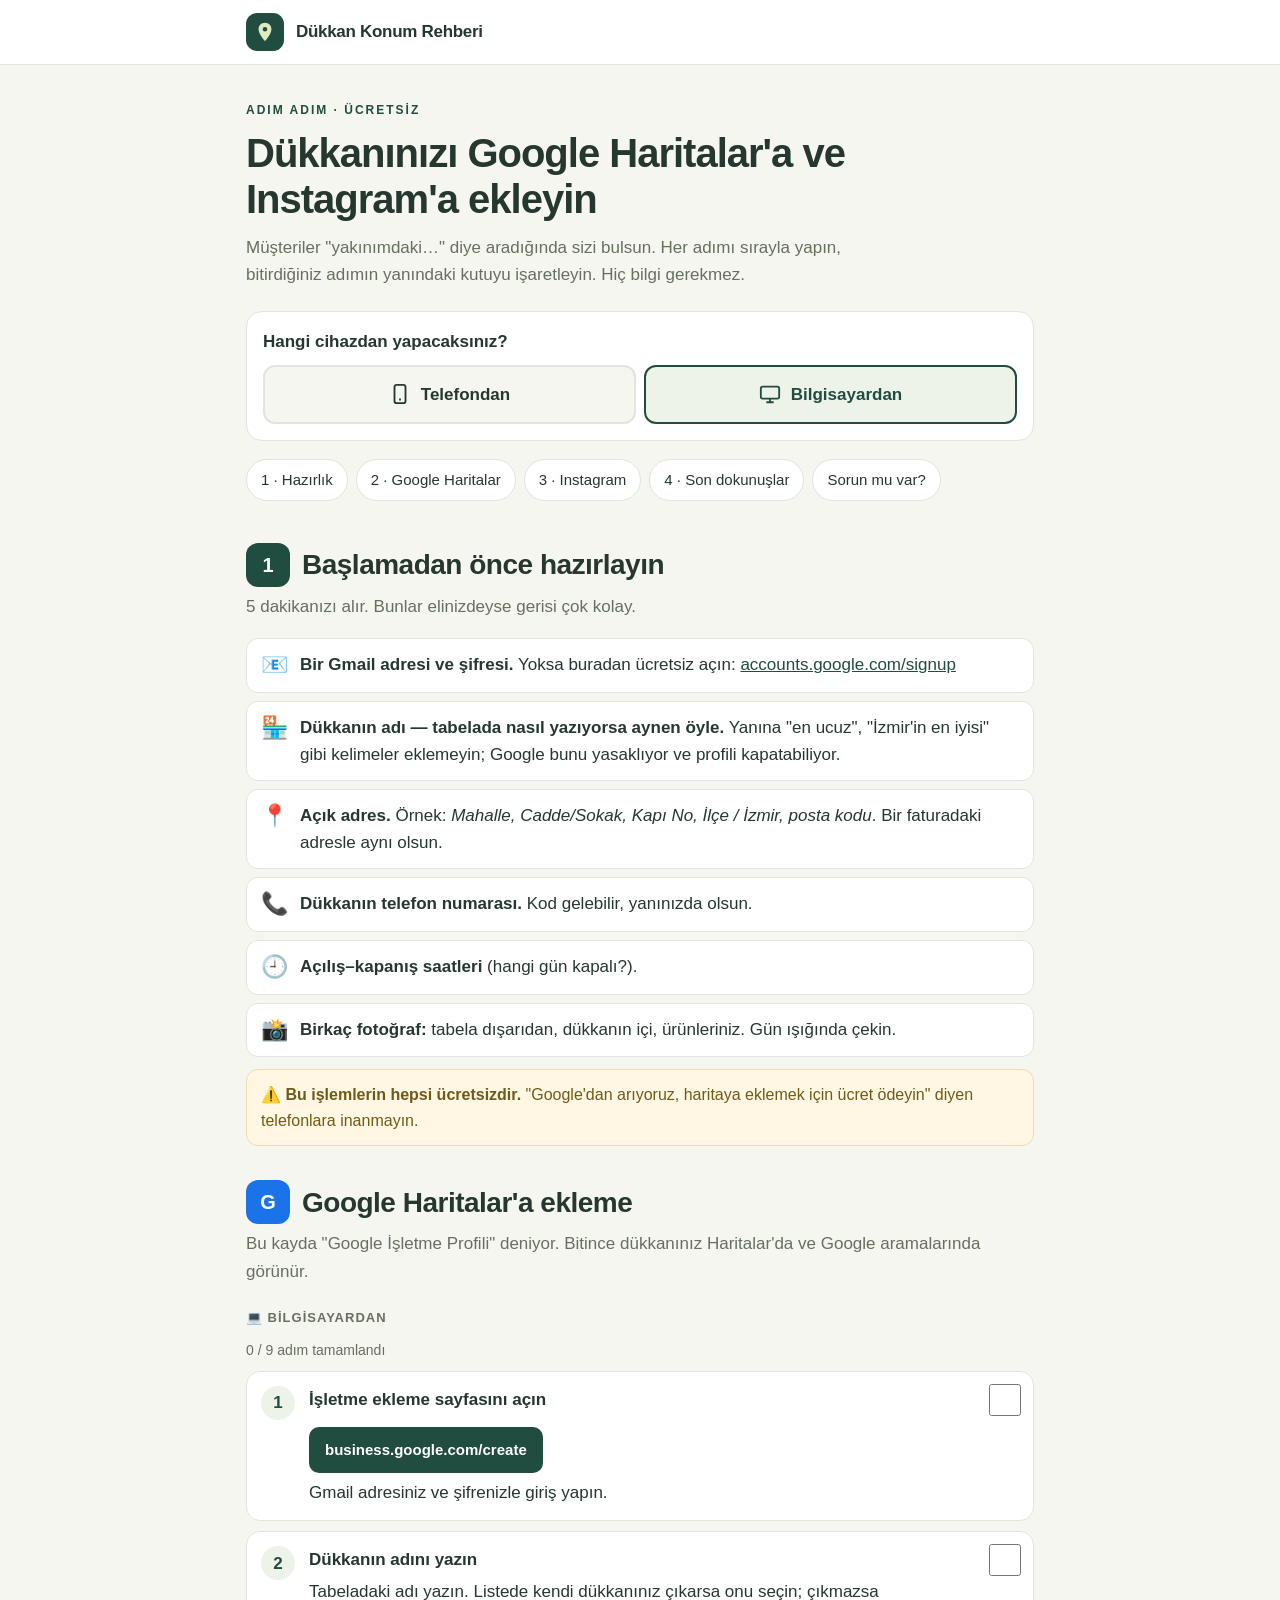
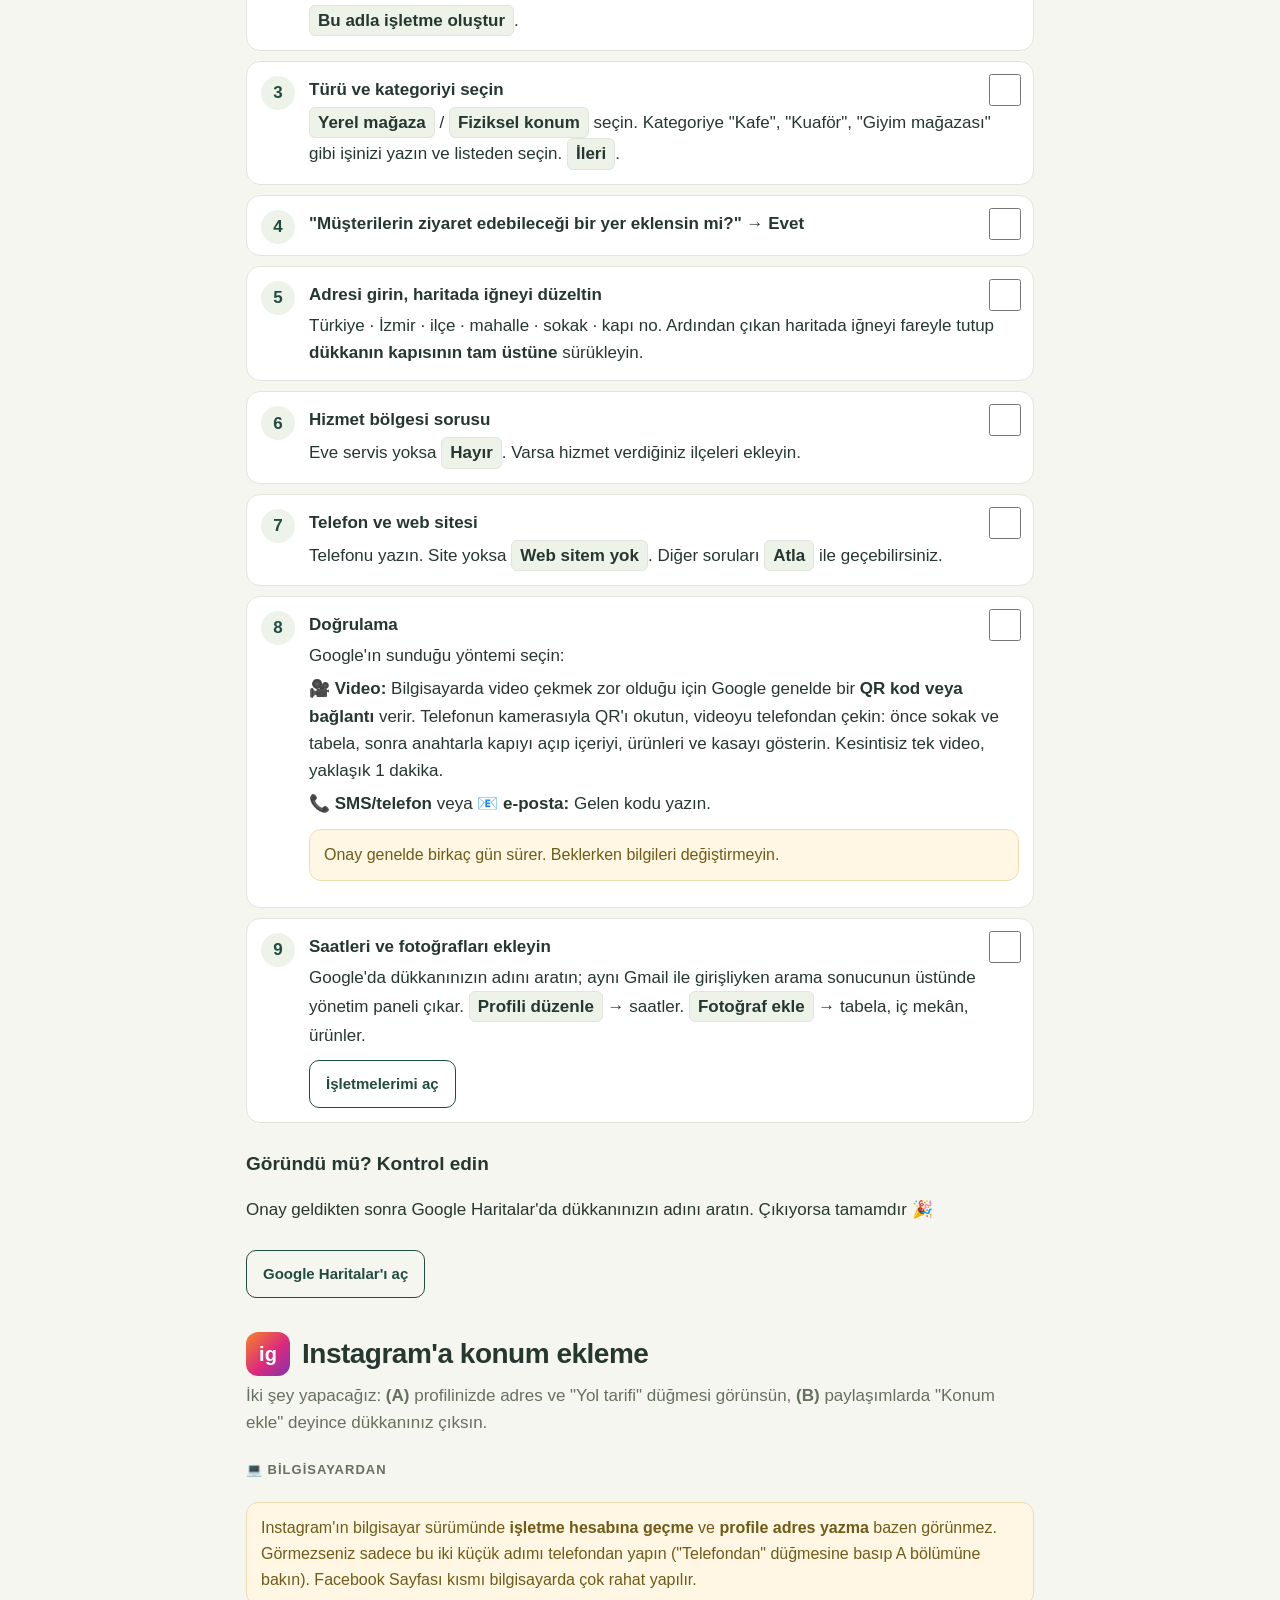
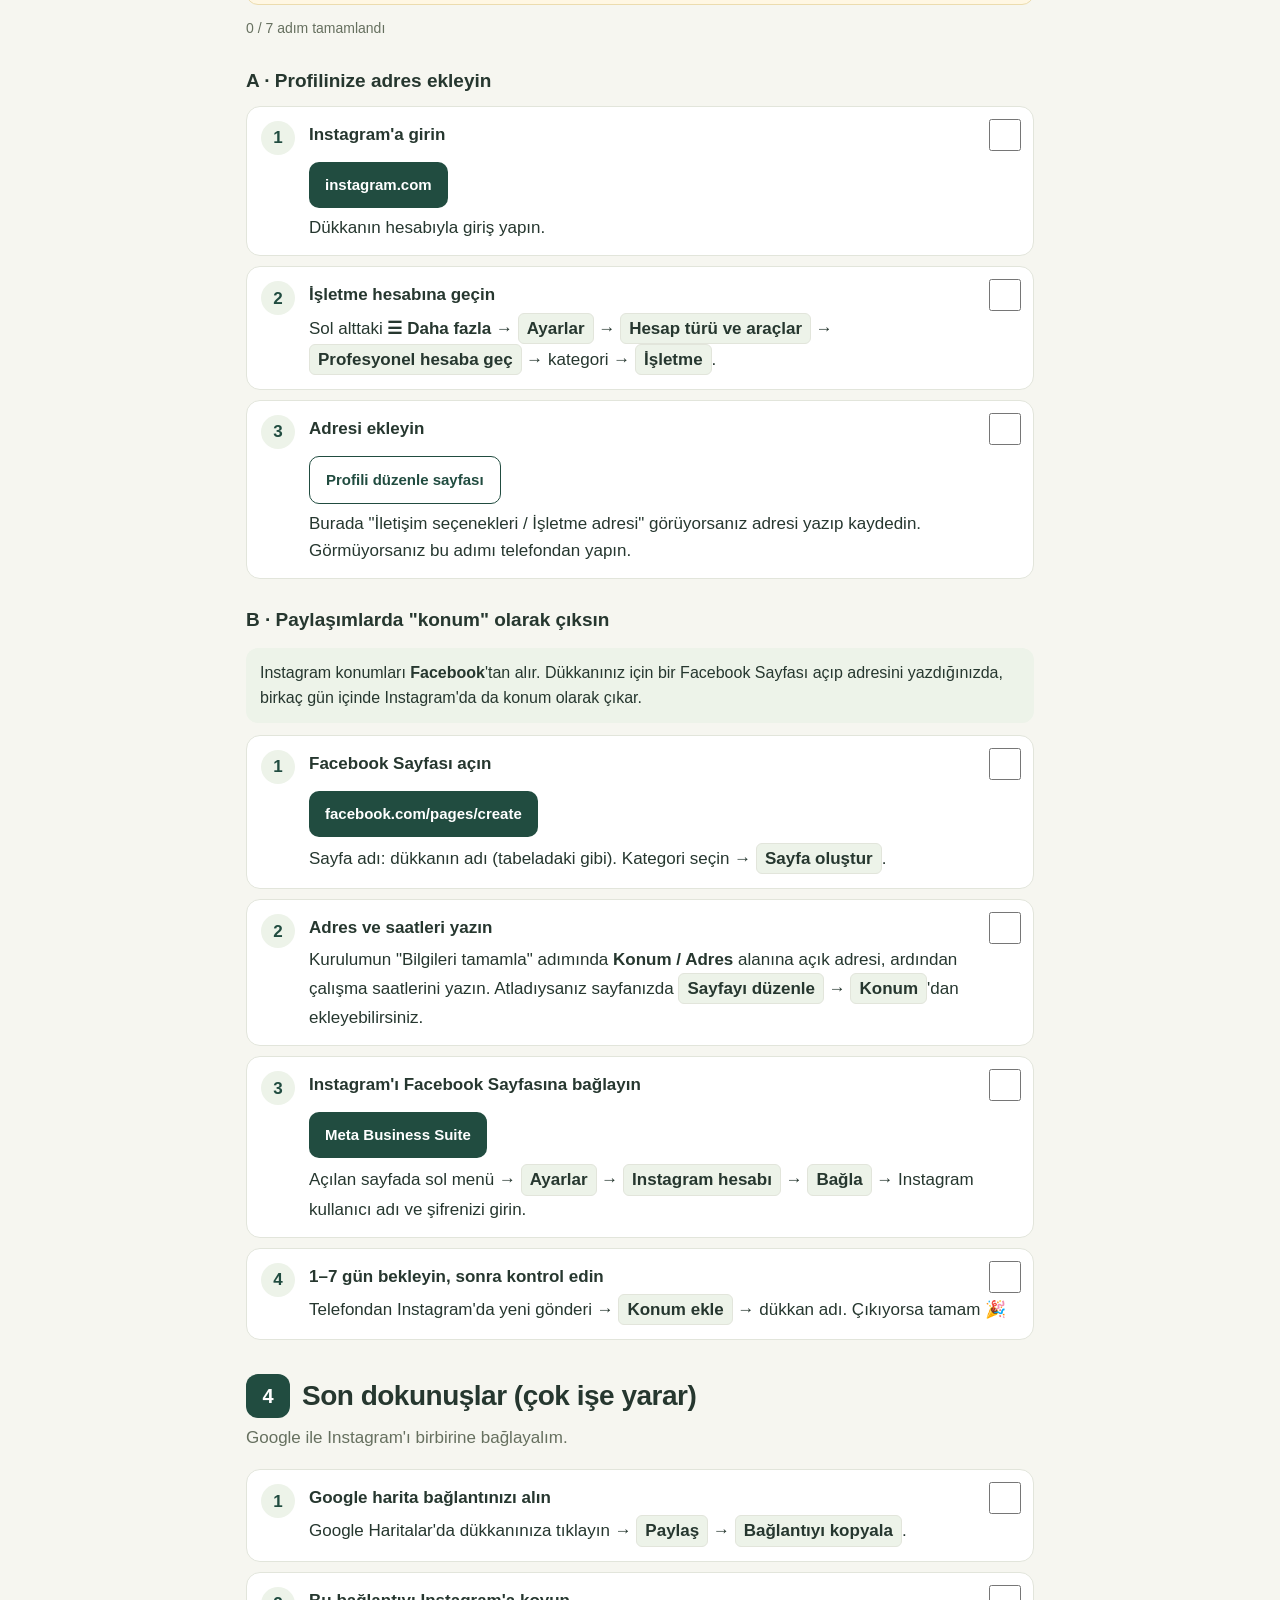
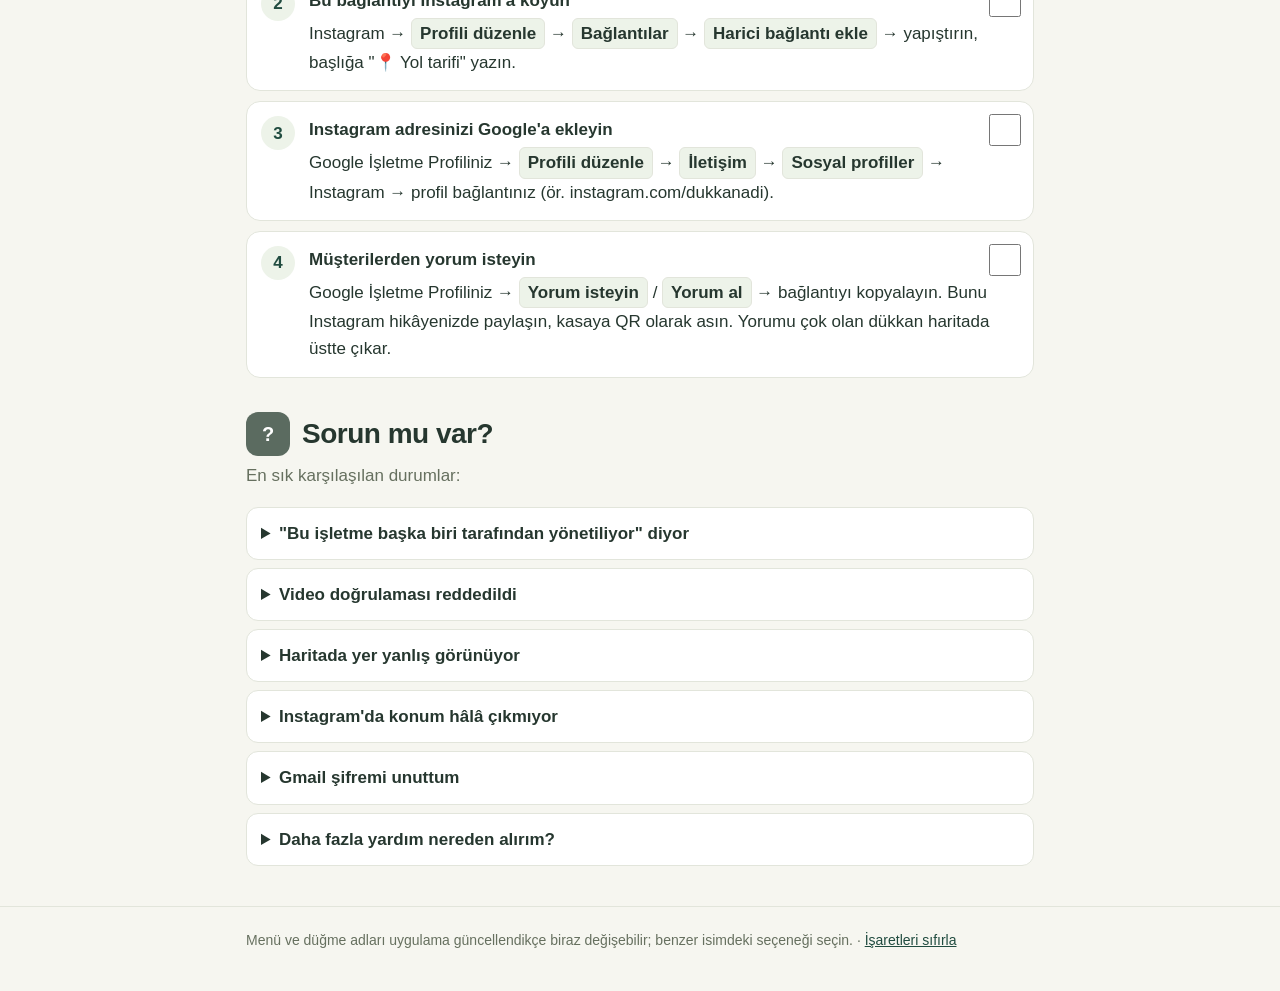
<file: konum-rehberi/index.html>
<!doctype html>
<html lang="tr">
<head>
<meta charset="utf-8">
<meta name="viewport" content="width=device-width,initial-scale=1">
<title>Harita Rehberi</title>
<meta http-equiv="refresh" content="0; url=../harita-rehberi/">
<link rel="canonical" href="../harita-rehberi/">
<style>body{margin:0;padding:24px 16px;font-family:system-ui,Arial,sans-serif;background:#f6f6f0;color:#26372f}a{color:#214c40}</style>
</head>
<body><p>Rehber taşındı: <a href="../harita-rehberi/">harita-rehberi</a></p></body>
</html>
</file>
<file: style.css>
:root{--bg:#f6f6f0;--paper:#fff;--ink:#26372f;--muted:#7c837b;--green:#214c40;--line:#e2e5db;--lime:#ddecbd;--soft:#edf3e9;font-family:Inter,"Segoe UI",Arial,sans-serif;color:var(--ink);background:var(--bg);font-synthesis:none}*{box-sizing:border-box}body{margin:0}button,input,a{ -webkit-tap-highlight-color:transparent}button,input{font:inherit}button{cursor:pointer}a{color:inherit}button:focus-visible,a:focus-visible,input:focus-visible,summary:focus-visible{outline:3px solid #79a476;outline-offset:4px}button:disabled{opacity:.35;cursor:default}.topbar{height:86px;border-bottom:1px solid var(--line);padding:0 max(28px,calc((100vw - 1400px)/2));display:flex;align-items:center;gap:32px;background:#f9f9f4}.brand{text-decoration:none;display:flex;gap:12px;align-items:center;font-size:23px;letter-spacing:-1px}.brand-icon{background:var(--green);color:white;border-radius:13px;width:43px;height:43px;display:flex;align-items:center;padding-left:9px;font-weight:700;position:relative}.brand-icon span{font-size:17px;color:var(--lime);position:absolute;right:4px;top:0}.brand strong{font-weight:650}.top-caption{font-size:12px;color:var(--muted)}.source-link{margin-left:auto;text-decoration:none;font-size:12px;color:var(--green);border-bottom:1px solid #b7c4b7;padding-bottom:3px}main{max-width:1400px;margin:auto;padding:0 28px}.intro{display:flex;justify-content:space-between;align-items:center;gap:24px;padding:46px 0 34px}.eyebrow{font-size:11px;font-weight:650;letter-spacing:2.2px;color:var(--green);margin:0 0 15px}h1{font-size:clamp(30px,3.2vw,44px);line-height:1.15;letter-spacing:-1.6px;font-weight:550;margin:0 0 14px}.lead{font-size:14px;color:var(--muted);margin:0;line-height:1.7}.collection-stats{display:flex;align-items:baseline;gap:9px;padding:18px 21px;background:#eeeFE7;border-radius:12px;white-space:nowrap}.collection-stats strong{font-size:29px;font-weight:550;letter-spacing:-1px}.collection-stats>span{font-size:11px;color:var(--muted)}.stat-divider{height:22px;width:1px;background:#d5dace;margin:0 8px}.toolbar{display:flex;justify-content:space-between;gap:16px;border-bottom:1px solid var(--line);margin-bottom:28px;padding-bottom:16px}.tabs{display:flex;gap:5px}.tabs button{border:0;background:transparent;padding:11px 16px;font-size:13px;color:var(--muted);border-radius:8px}.tabs button.active{background:var(--green);color:#fff}.tabs button span{font-size:10px;padding-left:5px;opacity:.75}.tools{display:flex;gap:12px;align-items:center}.search{display:flex;gap:9px;align-items:center;border:1px solid var(--line);background:#fafbf6;border-radius:8px;padding:8px 11px}.search>span{font-size:22px;line-height:1;color:var(--muted)}.search input{background:transparent;border:0;width:190px;outline:none;font-size:12px;color:var(--ink)}.quiet{background:white;border:1px solid var(--line);border-radius:8px;padding:11px 14px;font-size:12px;color:var(--green)}.workspace{display:grid;grid-template-columns:230px minmax(0,1fr);gap:29px}aside{border-right:1px solid var(--line);padding-right:19px}.list-heading{display:flex;justify-content:space-between;color:var(--muted);font-size:9px;letter-spacing:1px;padding:4px 3px 14px}.list-heading span:last-child{letter-spacing:0}#questionList{max-height:650px;overflow-y:auto;scrollbar-width:thin;scrollbar-color:#c7cfc3 transparent}.list-item{border:0;width:100%;background:transparent;text-align:left;display:flex;gap:12px;padding:13px 11px;border-radius:8px;color:#657063;margin-bottom:4px;align-items:flex-start}.list-item:hover{background:#edf0e7}.list-item.selected{background:#e5eddf;color:var(--green)}.list-num{font-size:10px;color:#7a8679;font-variant-numeric:tabular-nums;line-height:1.6}.list-copy{font-size:11px;line-height:1.5;display:-webkit-box;-webkit-line-clamp:2;-webkit-box-orient:vertical;overflow:hidden}.list-copy small{font-size:9px;color:#87907f;display:block}.list-item.selected .list-num{color:var(--green);font-weight:700}.progress-row{display:flex;justify-content:space-between;align-items:center;margin-bottom:12px;font-size:10px;font-weight:650;letter-spacing:1.4px;color:var(--green)}.badge{border:1px solid #d1dec8;background:#f0f4e9;border-radius:20px;padding:5px 10px;letter-spacing:0;font-weight:500;font-size:10px}.progress-track{height:3px;background:#e4e8dc;margin-bottom:22px;border-radius:3px;overflow:hidden}.progress-track>div{height:100%;background:var(--green);transition:width .2s}.card-layout{display:grid;grid-template-columns:minmax(0,1.12fr) minmax(0,1fr);gap:18px;align-items:start}.question-card,.answer-card{border:1px solid var(--line);border-radius:14px;padding:25px;background:var(--paper);min-width:0}.question-card{min-height:430px}.answer-card{background:#edf4e9;border-color:#d9e4d2;position:sticky;top:20px;min-height:285px}.card-label{display:flex;align-items:center;gap:8px;font-size:9px;font-weight:650;letter-spacing:1.5px;margin-bottom:23px;color:#6b7b66}.number-icon,.answer-icon{display:grid;place-items:center;width:22px;height:22px;border-radius:6px;background:#f0f1eb;font-size:13px;letter-spacing:0}.answer-icon{background:#d7e7c9;color:var(--green)}#sourceOrder{margin-left:auto;font-size:8px;letter-spacing:0;color:#949b8e;font-weight:400}h2{font-size:21px;line-height:1.35;letter-spacing:-.5px;font-weight:600;margin:0 0 20px}h2:focus{outline:none}.question-text{font-size:14px;line-height:1.8;white-space:pre-line;margin-bottom:20px;color:#4c584d}.options{list-style:none;counter-reset:option;padding:0;margin:20px 0;display:grid;gap:9px}.options li{counter-increment:option;display:flex;gap:10px;align-items:flex-start;border:1px solid #e5e7df;border-radius:8px;padding:12px;font-size:12px;line-height:1.6;background:#fafbf7}.options li:before{content:counter(option,upper-alpha);border:1px solid #d9dfd3;display:grid;place-items:center;flex:0 0 21px;height:21px;border-radius:5px;font-size:9px;color:#7a8474}.scenario{margin:10px 0;display:flex;gap:11px;font-size:12px;line-height:1.7;padding:12px;background:#f5f6f0;border-radius:8px}.scenario-num{flex:0 0 18px;color:#839079;font-size:10px}.choice-bank{font-size:10px;color:#7e8978;margin:17px 0;line-height:1.8}.answer-content{font-size:16px;line-height:1.75;color:var(--green);white-space:pre-line}.answer-content table{border-collapse:collapse;font-size:12px;line-height:1.7;width:100%;white-space:normal}.answer-content table td{padding:12px 0;vertical-align:top;border-bottom:1px solid #dbe4d3}.answer-content table td:first-child{padding-right:12px;color:#53604f}.answer-content table td:last-child{width:35%;font-weight:650}.answer-content ol{padding-left:22px;margin:0}.answer-content ol li{padding:8px 0;font-size:13px}.answer-footnote{font-size:10px;line-height:1.7;margin:26px 0 0;color:#809078;border-top:1px solid #d9e3d1;padding-top:15px}.images{border-top:1px solid var(--line);margin-top:24px;padding-top:16px;display:grid;gap:12px}.images:empty{display:none}.image-button{background:#f7f8f3;padding:12px;border:1px solid #e6e9df;border-radius:9px;text-align:left;max-width:100%}.image-button img{max-width:100%;height:auto;display:block;margin:auto;max-height:280px;object-fit:contain}.image-button span{display:block;margin-top:10px;color:#7d8978;font-size:10px}.correction-note{font-size:11px;line-height:1.65;background:#fff9e8;border:1px solid #e5dbb5;border-radius:8px;padding:12px;margin-top:20px;color:#82702e}details{font-size:11px;color:#727e69;margin-top:18px;line-height:1.7}details summary{cursor:pointer}#originalContent{white-space:pre-line;padding-top:12px}.navigation{display:flex;justify-content:space-between;align-items:center;gap:14px;margin-top:23px}.primary,.secondary,#revealAnswer{padding:13px 21px;border-radius:9px;border:1px solid var(--green);font-size:12px}.primary,#revealAnswer{background:var(--green);color:white}.primary:hover,#revealAnswer:hover{background:#30614f}.secondary{border-color:var(--line);color:#6c7967;background:#fff}.jump{display:flex;gap:9px;align-items:center;font-size:11px;color:#8b9584}.jump input{width:46px;border:1px solid #dce1d4;padding:8px 3px;background:#fff;border-radius:6px;text-align:center;font-size:11px;color:var(--green);appearance:textfield}.jump input::-webkit-inner-spin-button{appearance:none}.keyboard-tip{text-align:center;font-size:10px;color:#9ba390;margin:19px 0 0}.completion{padding:17px;background:var(--soft);border-radius:10px;font-size:13px;color:var(--green);text-align:center}footer{border-top:1px solid var(--line);margin-top:44px;padding:22px 0 28px;display:flex;justify-content:space-between;font-size:10px;color:#919988}.footer-dot{color:var(--green);margin:0 6px}dialog{border:0;border-radius:15px;max-width:min(95vw,1100px);padding:44px 25px 15px;background:white;box-shadow:0 12px 80px #0003}dialog::backdrop{background:#182920bb}dialog img{max-width:100%;max-height:75vh;display:block;margin:auto}dialog p{text-align:center;font-size:11px;color:var(--muted)}#closeImage{position:absolute;right:14px;top:10px;border:0;border-radius:50%;background:#eef2e9;width:30px;height:30px;font-size:24px;color:var(--green)}[hidden]{display:none!important}#hiddenAnswer p{color:#77856a;font-size:16px;margin:8px 0 20px}#empty{padding:50px;text-align:center;color:var(--muted)}@media(min-width:1600px){.question-card,.answer-card{padding:30px}.workspace{gap:35px}}@media(max-width:1050px){.workspace{grid-template-columns:180px minmax(0,1fr);gap:20px}.question-card,.answer-card{padding:20px}.card-layout{grid-template-columns:1fr}.answer-card{position:static;min-height:0}.question-card{min-height:0}.top-caption{display:none}.collection-stats{padding:12px 14px}.intro{padding:35px 0 26px}}@media(max-width:680px){main{padding:0 17px}.topbar{height:68px;padding:0 18px}.brand{font-size:20px}.brand-icon{width:36px;height:36px;font-size:22px}.source-link{font-size:10px}.intro{display:block;padding:29px 0 23px}.eyebrow{font-size:9px}h1{font-size:31px;letter-spacing:-1.1px}.lead{font-size:12px}.collection-stats{display:inline-flex;margin-top:18px;padding:7px 13px}.collection-stats strong{font-size:20px}.collection-stats>span{font-size:10px}.toolbar{flex-direction:column;gap:13px;margin-bottom:20px}.tools{justify-content:space-between;gap:8px}.search{flex:1}.search input{width:100%;min-width:0}.quiet{white-space:nowrap;font-size:10px;padding:11px 9px}.workspace{display:block}aside{border:0;padding:0;margin-bottom:20px}.list-heading{display:none}#questionList{display:flex;gap:6px;max-height:60px;overflow-x:auto;overflow-y:hidden;padding-bottom:4px}.list-item{width:42px;min-width:42px;margin:0;padding:10px;justify-content:center;border:1px solid var(--line)}.list-copy{display:none}.list-num{font-size:11px}.card-layout{gap:14px}.question-card,.answer-card{padding:21px}.progress-row{font-size:9px}h2{font-size:20px}.question-text{font-size:13px}.navigation{gap:8px}.primary,.secondary{padding:12px;font-size:11px}.jump{gap:4px}.jump input{width:35px}.jump>span{display:none}.keyboard-tip{display:none}footer{margin-top:27px;font-size:9px;gap:12px;line-height:1.7}.answer-content table{font-size:11px}.answer-content{font-size:15px}}

.navigation{position:sticky;bottom:12px;z-index:2;background:#f6f6f0f2;border:1px solid var(--line);padding:10px;border-radius:12px;box-shadow:0 5px 18px #26372f0a;backdrop-filter:blur(8px)}#go{border:0;background:transparent;color:var(--green);font-size:11px;padding:7px;cursor:pointer}.card-layout{scroll-margin-top:20px}
</file>
